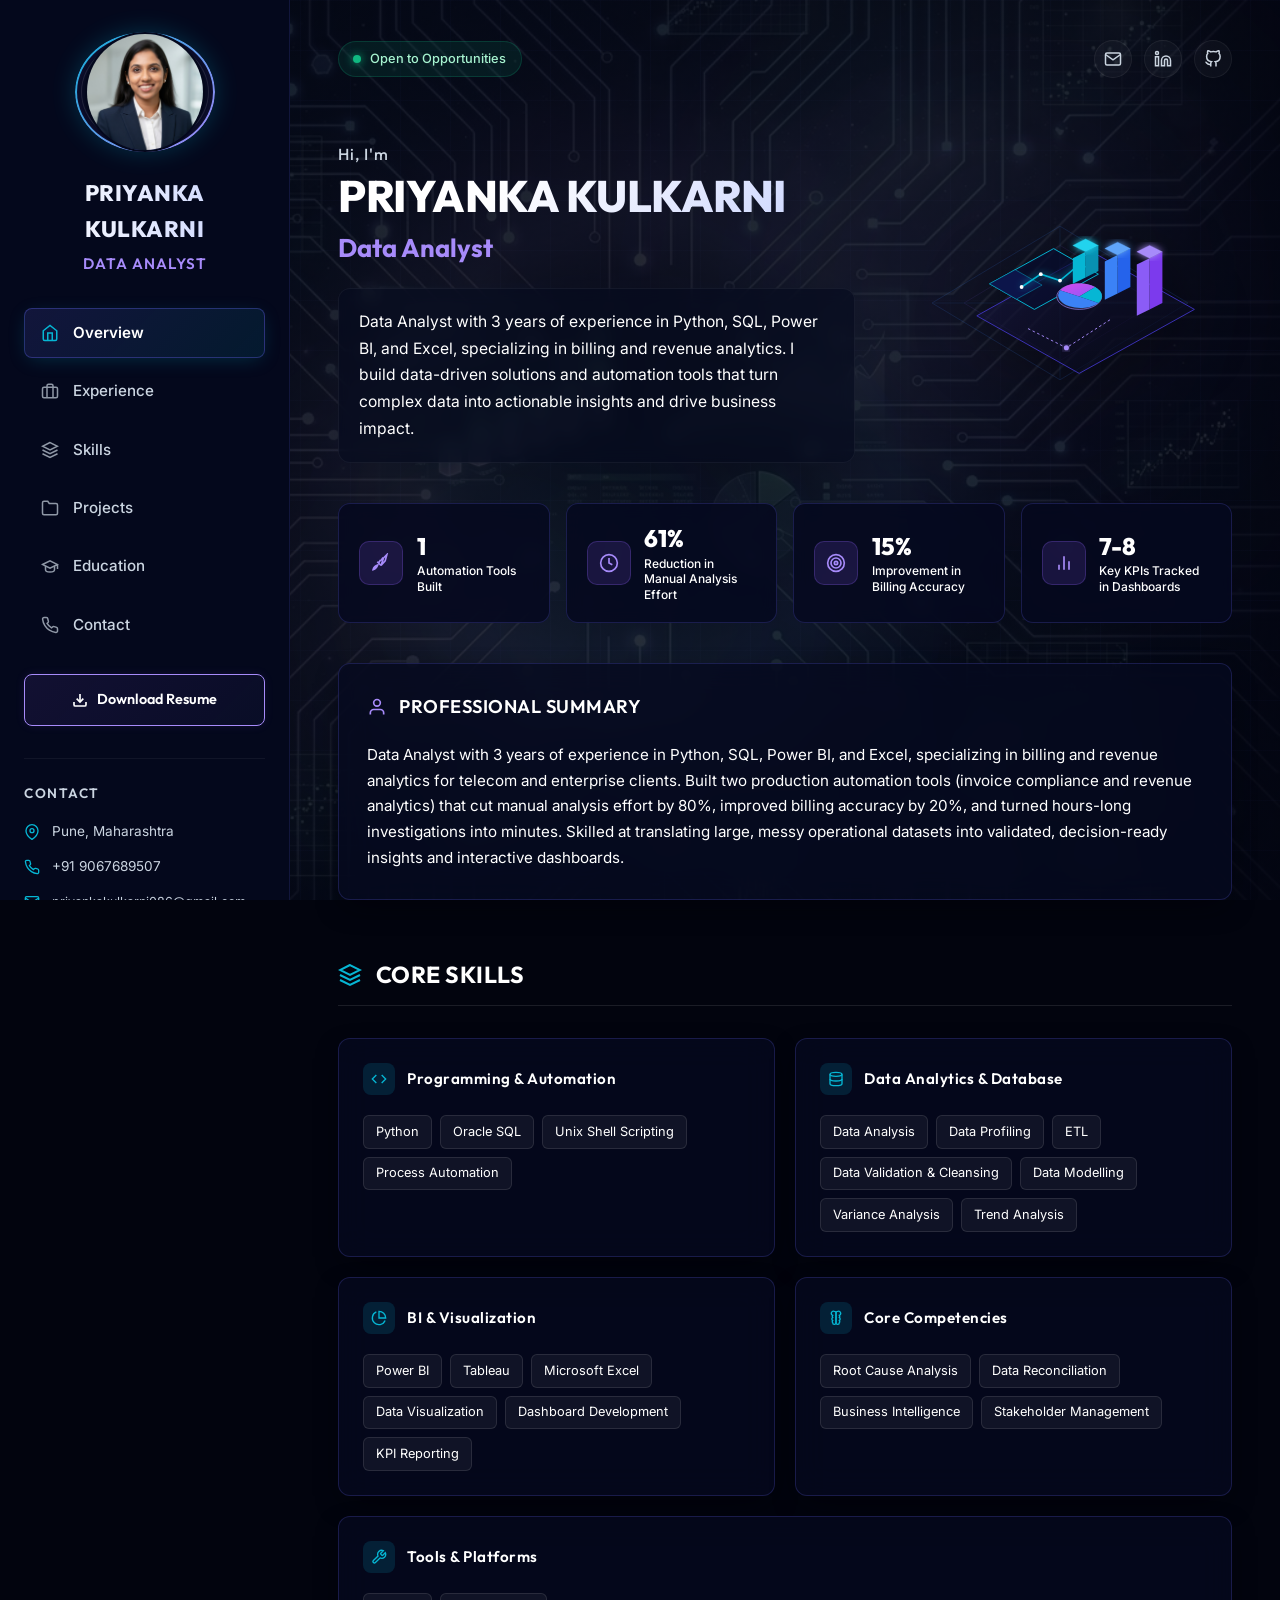
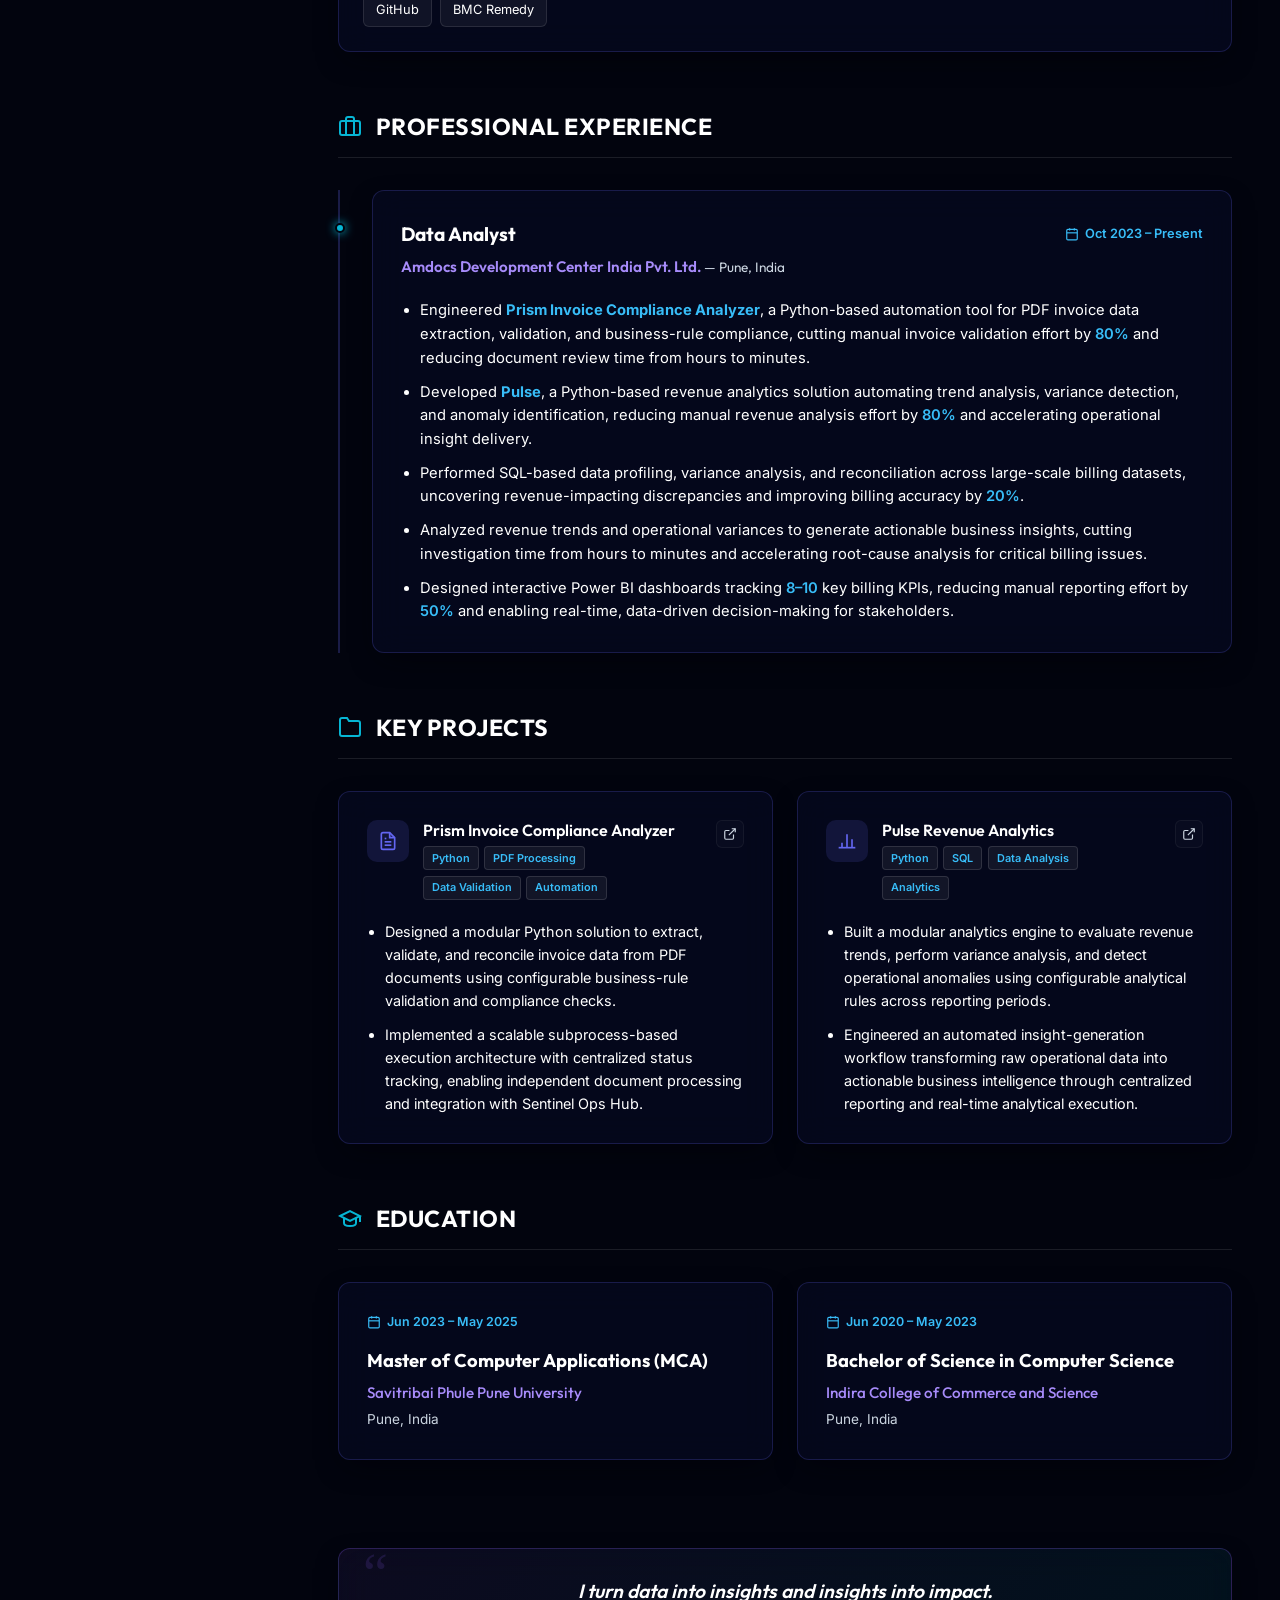
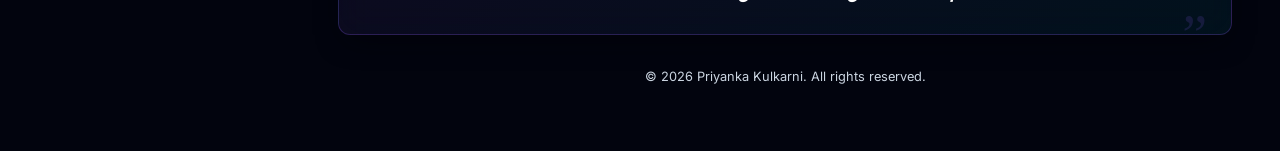
<file: index.html>
<!DOCTYPE html>
<html lang="en">

<head>
    <meta charset="UTF-8">
    <meta name="viewport" content="width=device-width, initial-scale=1.0">
    <meta name="description"
        content="Priyanka Kulkarni - Data Analyst Portfolio. 3 years of experience in Python, SQL, Power BI, and Excel specializing in billing and revenue analytics.">
    <title>Priyanka Kulkarni | Data Analyst Portfolio</title>

    <!-- Google Fonts -->
    <link rel="preconnect" href="https://fonts.googleapis.com">
    <link rel="preconnect" href="https://fonts.gstatic.com" crossorigin>
    <link
        href="https://fonts.googleapis.com/css2?family=Inter:wght@300;400;500;600&family=Outfit:wght@400;500;600;700;800&display=swap"
        rel="stylesheet">

    <!-- Link to Stylesheet -->
    <link rel="stylesheet" href="styles.css">
</head>

<body>
    <!-- Background Glowing Grid and Mesh Orbs -->
    <div class="bg-mesh">
        <div class="orb orb-1"></div>
        <div class="orb orb-2"></div>
        <div class="orb orb-3"></div>
        <div class="grid-lines"></div>
    </div>

    <!-- Mobile Top Navigation Header -->
    <header class="mobile-header">
        <div class="mobile-profile">
            <div class="mobile-avatar-glow">
                <img src="assets/profile.png" alt="Priyanka Kulkarni Profile" class="mobile-avatar-img">
            </div>
            <div class="mobile-title-block">
                <span class="mobile-name">Priyanka Kulkarni</span>
                <span class="mobile-role">Data Analyst</span>
            </div>
        </div>
        <div class="mobile-actions">
            <span class="status-badge-compact">
                <span class="pulse-dot"></span>
                Open to Opportunities
            </span>
            <button class="hamburger-btn" aria-label="Toggle Navigation Menu" id="hamburger-btn">
                <span class="hamburger-line line-1"></span>
                <span class="hamburger-line line-2"></span>
                <span class="hamburger-line line-3"></span>
            </button>
        </div>
    </header>

    <!-- Mobile Slide-out Drawer Navigation Overlay -->
    <div class="mobile-nav-drawer" id="mobile-nav-drawer">
        <nav class="drawer-nav">
            <ul>
                <li><a href="#overview" class="drawer-link active" data-target="overview">
                        <svg class="nav-icon" viewBox="0 0 24 24" fill="none" stroke="currentColor" stroke-width="2">
                            <path d="M3 9l9-7 9 7v11a2 2 0 0 1-2 2H5a2 2 0 0 1-2-2z" />
                            <polyline points="9 22 9 12 15 12 15 22" />
                        </svg>
                        Overview
                    </a></li>
                <li><a href="#experience" class="drawer-link" data-target="experience">
                        <svg class="nav-icon" viewBox="0 0 24 24" fill="none" stroke="currentColor" stroke-width="2">
                            <rect x="2" y="7" width="20" height="14" rx="2" ry="2" />
                            <path d="M16 21V5a2 2 0 0 0-2-2h-4a2 2 0 0 0-2 2v16" />
                        </svg>
                        Experience
                    </a></li>
                <li><a href="#skills" class="drawer-link" data-target="skills">
                        <svg class="nav-icon" viewBox="0 0 24 24" fill="none" stroke="currentColor" stroke-width="2">
                            <polygon points="12 2 2 7 12 12 22 7 12 2" />
                            <polyline points="2 17 12 22 22 17" />
                            <polyline points="2 12 12 17 22 12" />
                        </svg>
                        Skills
                    </a></li>
                <li><a href="#projects" class="drawer-link" data-target="projects">
                        <svg class="nav-icon" viewBox="0 0 24 24" fill="none" stroke="currentColor" stroke-width="2">
                            <path d="M22 19a2 2 0 0 1-2 2H4a2 2 0 0 1-2-2V5a2 2 0 0 1 2-2h5l2 3h9a2 2 0 0 1 2 2z" />
                        </svg>
                        Projects
                    </a></li>
                <li><a href="#education" class="drawer-link" data-target="education">
                        <svg class="nav-icon" viewBox="0 0 24 24" fill="none" stroke="currentColor" stroke-width="2">
                            <path d="M22 10v6M2 10l10-5 10 5-10 5z" />
                            <path d="M6 12v5c0 2 2 3 6 3s6-1 6-3v-5" />
                        </svg>
                        Education
                    </a></li>
                <li><a href="#contact" class="drawer-link" data-target="contact">
                        <svg class="nav-icon" viewBox="0 0 24 24" fill="none" stroke="currentColor" stroke-width="2">
                            <path
                                d="M22 16.92v3a2 2 0 0 1-2.18 2 19.79 19.79 0 0 1-8.63-3.07 19.5 19.5 0 0 1-6-6 19.79 19.79 0 0 1-3.07-8.67A2 2 0 0 1 4.11 2h3a2 2 0 0 1 2 1.72 12.84 12.84 0 0 0 .7 2.81 2 2 0 0 1-.45 2.11L8.09 9.91a16 16 0 0 0 6 6l1.27-1.27a2 2 0 0 1 2.11-.45 12.84 12.84 0 0 0 2.81.7A2 2 0 0 1 22 16.92z" />
                        </svg>
                        Contact
                    </a></li>
            </ul>
            <div class="drawer-footer">
                <a class="download-btn w-full" href="assets/Resume_Priyanka_Data_Analyst.pdf"
                    download="Resume_Priyanka_Data_Analyst.pdf">
                    <svg class="btn-icon" viewBox="0 0 24 24" fill="none" stroke="currentColor" stroke-width="2">
                        <path d="M21 15v4a2 2 0 0 1-2 2H5a2 2 0 0 1-2-2v-4" />
                        <polyline points="7 10 12 15 17 10" />
                        <line x1="12" y1="15" x2="12" y2="3" />
                    </svg>
                    Download Resume
                </a>
                <div class="drawer-contact-info">
                    <div class="drawer-contact-item">
                        <svg class="contact-icon" viewBox="0 0 24 24" fill="none" stroke="currentColor"
                            stroke-width="2">
                            <path d="M21 10c0 7-9 13-9 13s-9-6-9-13a9 9 0 0 1 18 0z" />
                            <circle cx="12" cy="10" r="3" />
                        </svg>
                        <span>Pune, Maharashtra</span>
                    </div>
                    <div class="drawer-contact-item">
                        <svg class="contact-icon" viewBox="0 0 24 24" fill="none" stroke="currentColor"
                            stroke-width="2">
                            <path
                                d="M22 16.92v3a2 2 0 0 1-2.18 2 19.79 19.79 0 0 1-8.63-3.07 19.5 19.5 0 0 1-6-6 19.79 19.79 0 0 1-3.07-8.67A2 2 0 0 1 4.11 2h3a2 2 0 0 1 2 1.72 12.84 12.84 0 0 0 .7 2.81 2 2 0 0 1-.45 2.11L8.09 9.91a16 16 0 0 0 6 6l1.27-1.27a2 2 0 0 1 2.11-.45 12.84 12.84 0 0 0 2.81.7A2 2 0 0 1 22 16.92z" />
                        </svg>
                        <span>+91 9067689507</span>
                    </div>
                    <div class="drawer-contact-item">
                        <svg class="contact-icon" viewBox="0 0 24 24" fill="none" stroke="currentColor"
                            stroke-width="2">
                            <path d="M4 4h16c1.1 0 2 .9 2 2v12c0 1.1-.9 2-2 2H4c-1.1 0-2-.9-2-2V6c0-1.1.9-2 2-2z" />
                            <polyline points="22,6 12,13 2,6" />
                        </svg>
                        <span>priyankakulkarni086@gmail.com</span>
                    </div>
                </div>
                <div class="drawer-socials">
                    <a href="https://www.linkedin.com/in/priyanka--kulkarni" target="_blank" aria-label="LinkedIn">
                        <svg viewBox="0 0 24 24" fill="none" stroke="currentColor" stroke-width="2">
                            <path d="M16 8a6 6 0 0 1 6 6v7h-4v-7a2 2 0 0 0-2-2 2 2 0 0 0-2 2v7h-4v-7a6 6 0 0 1 6-6z" />
                            <rect x="2" y="9" width="4" height="12" />
                            <circle cx="4" cy="4" r="2" />
                        </svg>
                    </a>
                    <a href="https://github.com/PriyankaK086/" target="_blank" aria-label="GitHub">
                        <svg viewBox="0 0 24 24" fill="none" stroke="currentColor" stroke-width="2">
                            <path
                                d="M9 19c-5 1.5-5-2.5-7-3m14 6v-3.87a3.37 3.37 0 0 0-.94-2.61c3.14-.35 6.44-1.54 6.44-7A5.44 5.44 0 0 0 20 4.77 5.07 5.07 0 0 0 19.91 1S18.73.65 16 2.48a13.38 13.38 0 0 0-7 0C6.27.65 5.09 1 5.09 1A5.07 5.07 0 0 0 5 4.77a5.44 5.44 0 0 0-1.5 3.78c0 5.42 3.3 6.61 6.44 7A3.37 3.37 0 0 0 9 18.13V22" />
                        </svg>
                    </a>
                    <a href="mailto:priyankakulkarni086@gmail.com" aria-label="Email">
                        <svg viewBox="0 0 24 24" fill="none" stroke="currentColor" stroke-width="2">
                            <path d="M4 4h16c1.1 0 2 .9 2 2v12c0 1.1-.9 2-2 2H4c-1.1 0-2-.9-2-2V6c0-1.1.9-2 2-2z" />
                            <polyline points="22,6 12,13 2,6" />
                        </svg>
                    </a>
                </div>
            </div>
        </nav>
    </div>

    <!-- Desktop Sidebar Navigation (Fixed on Left) -->
    <aside class="sidebar">
        <!-- Circular Avatar Container -->
        <div class="avatar-container">
            <div class="avatar-ring-outer"></div>
            <div class="avatar-ring-inner"></div>
            <div class="avatar-glow"></div>
            <img src="assets/profile.png" alt="Priyanka Kulkarni Profile" class="avatar-img">
        </div>

        <!-- Identity -->
        <div class="profile-info">
            <h1 class="profile-name">PRIYANKA KULKARNI</h1>
            <p class="profile-role">Data Analyst</p>
        </div>

        <!-- Sidebar Navigation Menu -->
        <nav class="sidebar-nav">
            <ul>
                <li><a href="#overview" class="nav-link active" data-target="overview">
                        <svg class="nav-icon" viewBox="0 0 24 24" fill="none" stroke="currentColor" stroke-width="2">
                            <path d="M3 9l9-7 9 7v11a2 2 0 0 1-2 2H5a2 2 0 0 1-2-2z" />
                            <polyline points="9 22 9 12 15 12 15 22" />
                        </svg>
                        <span>Overview</span>
                    </a></li>
                <li><a href="#experience" class="nav-link" data-target="experience">
                        <svg class="nav-icon" viewBox="0 0 24 24" fill="none" stroke="currentColor" stroke-width="2">
                            <rect x="2" y="7" width="20" height="14" rx="2" ry="2" />
                            <path d="M16 21V5a2 2 0 0 0-2-2h-4a2 2 0 0 0-2 2v16" />
                        </svg>
                        <span>Experience</span>
                    </a></li>
                <li><a href="#skills" class="nav-link" data-target="skills">
                        <svg class="nav-icon" viewBox="0 0 24 24" fill="none" stroke="currentColor" stroke-width="2">
                            <polygon points="12 2 2 7 12 12 22 7 12 2" />
                            <polyline points="2 17 12 22 22 17" />
                            <polyline points="2 12 12 17 22 12" />
                        </svg>
                        <span>Skills</span>
                    </a></li>
                <li><a href="#projects" class="nav-link" data-target="projects">
                        <svg class="nav-icon" viewBox="0 0 24 24" fill="none" stroke="currentColor" stroke-width="2">
                            <path d="M22 19a2 2 0 0 1-2 2H4a2 2 0 0 1-2-2V5a2 2 0 0 1 2-2h5l2 3h9a2 2 0 0 1 2 2z" />
                        </svg>
                        <span>Projects</span>
                    </a></li>
                <li><a href="#education" class="nav-link" data-target="education">
                        <svg class="nav-icon" viewBox="0 0 24 24" fill="none" stroke="currentColor" stroke-width="2">
                            <path d="M22 10v6M2 10l10-5 10 5-10 5z" />
                            <path d="M6 12v5c0 2 2 3 6 3s6-1 6-3v-5" />
                        </svg>
                        <span>Education</span>
                    </a></li>
                <li><a href="#contact" class="nav-link" data-target="contact">
                        <svg class="nav-icon" viewBox="0 0 24 24" fill="none" stroke="currentColor" stroke-width="2">
                            <path
                                d="M22 16.92v3a2 2 0 0 1-2.18 2 19.79 19.79 0 0 1-8.63-3.07 19.5 19.5 0 0 1-6-6 19.79 19.79 0 0 1-3.07-8.67A2 2 0 0 1 4.11 2h3a2 2 0 0 1 2 1.72 12.84 12.84 0 0 0 .7 2.81 2 2 0 0 1-.45 2.11L8.09 9.91a16 16 0 0 0 6 6l1.27-1.27a2 2 0 0 1 2.11-.45 12.84 12.84 0 0 0 2.81.7A2 2 0 0 1 22 16.92z" />
                        </svg>
                        <span>Contact</span>
                    </a></li>
            </ul>
        </nav>

        <!-- Action / Download -->
        <a class="download-btn" href="assets/Resume_Priyanka_Data_Analyst.pdf"
            download="Resume_Priyanka_Data_Analyst.pdf">
            <svg class="btn-icon" viewBox="0 0 24 24" fill="none" stroke="currentColor" stroke-width="2">
                <path d="M21 15v4a2 2 0 0 1-2 2H5a2 2 0 0 1-2-2v-4" />
                <polyline points="7 10 12 15 17 10" />
                <line x1="12" y1="15" x2="12" y2="3" />
            </svg>
            Download Resume
        </a>

        <!-- Contact Section in Sidebar -->
        <div class="sidebar-contact">
            <h3 class="contact-title">Contact</h3>
            <div class="contact-list">
                <div class="contact-item">
                    <svg class="contact-icon" viewBox="0 0 24 24" fill="none" stroke="currentColor" stroke-width="2">
                        <path d="M21 10c0 7-9 13-9 13s-9-6-9-13a9 9 0 0 1 18 0z" />
                        <circle cx="12" cy="10" r="3" />
                    </svg>
                    <span>Pune, Maharashtra</span>
                </div>
                <div class="contact-item">
                    <svg class="contact-icon" viewBox="0 0 24 24" fill="none" stroke="currentColor" stroke-width="2">
                        <path
                            d="M22 16.92v3a2 2 0 0 1-2.18 2 19.79 19.79 0 0 1-8.63-3.07 19.5 19.5 0 0 1-6-6 19.79 19.79 0 0 1-3.07-8.67A2 2 0 0 1 4.11 2h3a2 2 0 0 1 2 1.72 12.84 12.84 0 0 0 .7 2.81 2 2 0 0 1-.45 2.11L8.09 9.91a16 16 0 0 0 6 6l1.27-1.27a2 2 0 0 1 2.11-.45 12.84 12.84 0 0 0 2.81.7A2 2 0 0 1 22 16.92z" />
                    </svg>
                    <span>+91 9067689507</span>
                </div>
                <div class="contact-item">
                    <svg class="contact-icon" viewBox="0 0 24 24" fill="none" stroke="currentColor" stroke-width="2">
                        <path d="M4 4h16c1.1 0 2 .9 2 2v12c0 1.1-.9 2-2 2H4c-1.1 0-2-.9-2-2V6c0-1.1.9-2 2-2z" />
                        <polyline points="22,6 12,13 2,6" />
                    </svg>
                    <span class="email-text">priyankakulkarni086@gmail.com</span>
                </div>
            </div>
        </div>

        <!-- Sidebar Let's Connect -->
        <div class="sidebar-connect">
            <h3 class="connect-title">Let's Connect</h3>
            <p class="connect-subtitle">Open to exciting opportunities and collaborations!</p>
            <div class="connect-socials">
                <a href="https://www.linkedin.com/in/priyanka--kulkarni" target="_blank" aria-label="LinkedIn">
                    <svg viewBox="0 0 24 24" fill="none" stroke="currentColor" stroke-width="2">
                        <path d="M16 8a6 6 0 0 1 6 6v7h-4v-7a2 2 0 0 0-2-2 2 2 0 0 0-2 2v7h-4v-7a6 6 0 0 1 6-6z" />
                        <rect x="2" y="9" width="4" height="12" />
                        <circle cx="4" cy="4" r="2" />
                    </svg>
                </a>
                <a href="https://github.com/PriyankaK086/" target="_blank" aria-label="GitHub">
                    <svg viewBox="0 0 24 24" fill="none" stroke="currentColor" stroke-width="2">
                        <path
                            d="M9 19c-5 1.5-5-2.5-7-3m14 6v-3.87a3.37 3.37 0 0 0-.94-2.61c3.14-.35 6.44-1.54 6.44-7A5.44 5.44 0 0 0 20 4.77 5.07 5.07 0 0 0 19.91 1S18.73.65 16 2.48a13.38 13.38 0 0 0-7 0C6.27.65 5.09 1 5.09 1A5.07 5.07 0 0 0 5 4.77a5.44 5.44 0 0 0-1.5 3.78c0 5.42 3.3 6.61 6.44 7A3.37 3.37 0 0 0 9 18.13V22" />
                    </svg>
                </a>
                <a href="mailto:priyankakulkarni086@gmail.com" aria-label="Email">
                    <svg viewBox="0 0 24 24" fill="none" stroke="currentColor" stroke-width="2">
                        <path d="M4 4h16c1.1 0 2 .9 2 2v12c0 1.1-.9 2-2 2H4c-1.1 0-2-.9-2-2V6c0-1.1.9-2 2-2z" />
                        <polyline points="22,6 12,13 2,6" />
                    </svg>
                </a>
            </div>
        </div>
    </aside>

    <!-- Main Content Panel (Scrollable) -->
    <main class="main-content">
        <!-- Top Status Bar & Desktop Socials -->
        <div class="top-bar">
            <span class="status-badge">
                <span class="pulse-dot"></span>
                Open to Opportunities
            </span>
            <div class="desktop-socials">
                <a href="mailto:priyankakulkarni086@gmail.com" class="social-icon-btn" aria-label="Email">
                    <svg viewBox="0 0 24 24" fill="none" stroke="currentColor" stroke-width="2">
                        <path d="M4 4h16c1.1 0 2 .9 2 2v12c0 1.1-.9 2-2 2H4c-1.1 0-2-.9-2-2V6c0-1.1.9-2 2-2z" />
                        <polyline points="22,6 12,13 2,6" />
                    </svg>
                </a>
                <a href="https://www.linkedin.com/in/priyanka--kulkarni" class="social-icon-btn" target="_blank"
                    aria-label="LinkedIn">
                    <svg viewBox="0 0 24 24" fill="none" stroke="currentColor" stroke-width="2">
                        <path d="M16 8a6 6 0 0 1 6 6v7h-4v-7a2 2 0 0 0-2-2 2 2 0 0 0-2 2v7h-4v-7a6 6 0 0 1 6-6z" />
                        <rect x="2" y="9" width="4" height="12" />
                        <circle cx="4" cy="4" r="2" />
                    </svg>
                </a>
                <a href="https://github.com/PriyankaK086/" class="social-icon-btn" target="_blank" aria-label="GitHub">
                    <svg viewBox="0 0 24 24" fill="none" stroke="currentColor" stroke-width="2">
                        <path
                            d="M9 19c-5 1.5-5-2.5-7-3m14 6v-3.87a3.37 3.37 0 0 0-.94-2.61c3.14-.35 6.44-1.54 6.44-7A5.44 5.44 0 0 0 20 4.77 5.07 5.07 0 0 0 19.91 1S18.73.65 16 2.48a13.38 13.38 0 0 0-7 0C6.27.65 5.09 1 5.09 1A5.07 5.07 0 0 0 5 4.77a5.44 5.44 0 0 0-1.5 3.78c0 5.42 3.3 6.61 6.44 7A3.37 3.37 0 0 0 9 18.13V22" />
                    </svg>
                </a>
            </div>
        </div>

        <!-- Section: Overview -->
        <section id="overview" class="section-container active-section">
            <div class="intro-grid">
                <div class="intro-text">
                    <span class="greeting">Hi, I'm</span>
                    <h2 class="name-display">PRIYANKA KULKARNI</h2>
                    <h3 class="role-display">Data Analyst</h3>
                    <p class="intro-description">
                        Data Analyst with 3 years of experience in Python, SQL, Power BI, and Excel, specializing in
                        billing and revenue analytics. I build data-driven solutions and automation tools that turn
                        complex data into actionable insights and drive business impact.
                    </p>
                </div>
                <!-- Isometric Dashboard SVG Graphic (Exact replica of original theme) -->
                <div class="intro-illustration">
                    <svg viewBox="0 0 500 400" fill="none" xmlns="http://www.w3.org/2000/svg" class="isometric-svg">
                        <!-- Definitions for gradients/glow filters -->
                        <defs>
                            <linearGradient id="cyan-gradient" x1="0%" y1="0%" x2="100%" y2="100%">
                                <stop offset="0%" stop-color="#06b6d4" />
                                <stop offset="100%" stop-color="#3b82f6" />
                            </linearGradient>
                            <linearGradient id="purple-gradient" x1="0%" y1="0%" x2="100%" y2="100%">
                                <stop offset="0%" stop-color="#d946ef" />
                                <stop offset="100%" stop-color="#8b5cf6" />
                            </linearGradient>
                            <linearGradient id="card-grad" x1="0%" y1="0%" x2="100%" y2="100%">
                                <stop offset="0%" stop-color="#1e1b4b" stop-opacity="0.6" />
                                <stop offset="100%" stop-color="#030712" stop-opacity="0.8" />
                            </linearGradient>
                            <filter id="neon-glow" x="-20%" y="-20%" width="140%" height="140%">
                                <feGaussianBlur stdDeviation="6" result="blur" />
                                <feComposite in="SourceGraphic" in2="blur" operator="over" />
                            </filter>
                        </defs>

                        <!-- Ground isometric grid lines (subtle) -->
                        <g opacity="0.15">
                            <path d="M 50,200 L 250,80 L 450,200 L 250,320 Z" stroke="#3b82f6" stroke-width="1.5" />
                            <path d="M 100,200 L 250,110 L 400,200 L 250,290 Z" stroke="#8b5cf6" stroke-width="1" />
                            <line x1="250" y1="80" x2="250" y2="320" stroke="#3b82f6" stroke-width="1" />
                            <line x1="50" y1="200" x2="450" y2="200" stroke="#3b82f6" stroke-width="1" />
                        </g>

                        <!-- Main Isometric Base Card -->
                        <polygon points="120,220 300,120 460,210 280,310" fill="url(#card-grad)" stroke="#4338ca"
                            stroke-width="1.5" opacity="0.9" />

                        <!-- Floating Glassmorphic Panel 1 (Left Side) -->
                        <g transform="translate(-10, -20)">
                            <!-- Top Surface -->
                            <polygon points="150,190 250,135 320,175 220,230" fill="#080e30" fill-opacity="0.7"
                                stroke="#06b6d4" stroke-width="1.5" />
                            <!-- Sidebar inside Panel -->
                            <polygon points="150,190 190,168 232,192 192,214" fill="#0c154a" stroke="#06b6d4"
                                stroke-width="0.7" />
                            <!-- Chart Line on Panel -->
                            <path d="M 200,195 L 230,175 L 260,185 L 290,160" stroke="#06b6d4" stroke-width="2.5"
                                fill="none" filter="url(#neon-glow)" />
                            <!-- Dots on Chart -->
                            <circle cx="200" cy="195" r="3" fill="#ffffff" />
                            <circle cx="230" cy="175" r="3" fill="#ffffff" />
                            <circle cx="260" cy="185" r="3" fill="#ffffff" />
                            <circle cx="290" cy="160" r="3" fill="#ffffff" />
                        </g>

                        <!-- Floating Pie Chart Circle (Center) -->
                        <g transform="translate(130, -30)">
                            <!-- Isometric Circle / Cylinder Base -->
                            <ellipse cx="150" cy="220" rx="35" ry="20" fill="#1e1e38" stroke="#a78bfa"
                                stroke-width="1" />
                            <!-- 3D Pie Segments -->
                            <path d="M 150,220 L 120,210 A 35 20 0 0 1 175,205 Z" fill="url(#purple-gradient)" />
                            <path d="M 150,220 L 175,205 A 35 20 0 0 1 180,230 Z" fill="#06b6d4" />
                            <path d="M 150,220 L 180,230 A 35 20 0 0 1 120,210 Z" fill="#3b82f6" />
                        </g>

                        <!-- 3D Glowing Bars (Right Side) -->
                        <!-- Bar 1 (Short, Cyan) -->
                        <g transform="translate(290, 160)">
                            <!-- Back Wall -->
                            <polygon points="0,0 20,-10 20,-50 0,-40" fill="#0891b2" />
                            <!-- Front Wall -->
                            <polygon points="0,0 -20,10 -20,-30 0,-40" fill="#06b6d4" />
                            <!-- Top Wall -->
                            <polygon points="0,-40 20,-50 0,-60 -20,-50" fill="#22d3ee" stroke="#22d3ee"
                                stroke-width="0.5" filter="url(#neon-glow)" />
                        </g>
                        <!-- Bar 2 (Medium, Blue) -->
                        <g transform="translate(340, 185)">
                            <polygon points="0,0 20,-10 20,-70 0,-60" fill="#2563eb" />
                            <polygon points="0,0 -20,10 -20,-50 0,-60" fill="#3b82f6" />
                            <polygon points="0,-60 20,-70 0,-80 -20,-70" fill="#60a5fa" stroke="#60a5fa"
                                stroke-width="0.5" filter="url(#neon-glow)" />
                        </g>
                        <!-- Bar 3 (Tall, Purple) -->
                        <g transform="translate(390, 210)">
                            <polygon points="0,0 20,-10 20,-90 0,-80" fill="#7c3aed" />
                            <polygon points="0,0 -20,10 -20,-70 0,-80" fill="#8b5cf6" />
                            <polygon points="0,-80 20,-90 0,-100 -20,-90" fill="#a78bfa" stroke="#a78bfa"
                                stroke-width="0.5" filter="url(#neon-glow)" />
                        </g>

                        <!-- Glowing Connection Node lines -->
                        <path d="M 200,240 L 260,270 L 330,225" stroke="#a78bfa" stroke-width="1.5" fill="none"
                            stroke-dasharray="4, 4" />
                        <circle cx="260" cy="270" r="4" fill="#a78bfa" filter="url(#neon-glow)" />
                    </svg>
                </div>
            </div>

            <!-- KPI Cards Grid -->
            <div class="kpi-grid">
                <!-- KPI 1 -->
                <div class="kpi-card" data-val="2">
                    <div class="kpi-icon-wrap">
                        <svg class="kpi-icon" viewBox="0 0 24 24" fill="none" stroke="currentColor" stroke-width="2">
                            <path d="M4.5 16.5c-1.5 1.26-2 3.4-2 3.4s2.14-.5 3.4-2c1.2-1.42 2-3.4 2-3.4s-2 .8-3.4 2z" />
                            <path d="M12 15l-3-3m0 0l-1.5-1.5M9 12l2.5-3.5M12 9l2.5-3.5M15 6l4-4-2 7.5L12 15z" />
                        </svg>
                    </div>
                    <div class="kpi-content">
                        <span class="kpi-number"><span class="counter">0</span></span>
                        <span class="kpi-label">Automation Tools Built</span>
                    </div>
                </div>

                <!-- KPI 2 -->
                <div class="kpi-card" data-val="80">
                    <div class="kpi-icon-wrap">
                        <svg class="kpi-icon" viewBox="0 0 24 24" fill="none" stroke="currentColor" stroke-width="2">
                            <circle cx="12" cy="12" r="10" />
                            <polyline points="12 6 12 12 16 14" />
                        </svg>
                    </div>
                    <div class="kpi-content">
                        <span class="kpi-number"><span class="counter">0</span>%</span>
                        <span class="kpi-label">Reduction in Manual Analysis Effort</span>
                    </div>
                </div>

                <!-- KPI 3 -->
                <div class="kpi-card" data-val="20">
                    <div class="kpi-icon-wrap">
                        <svg class="kpi-icon" viewBox="0 0 24 24" fill="none" stroke="currentColor" stroke-width="2">
                            <circle cx="12" cy="12" r="10" />
                            <circle cx="12" cy="12" r="6" />
                            <circle cx="12" cy="12" r="2" />
                        </svg>
                    </div>
                    <div class="kpi-content">
                        <span class="kpi-number"><span class="counter">0</span>%</span>
                        <span class="kpi-label">Improvement in Billing Accuracy</span>
                    </div>
                </div>

                <!-- KPI 4 -->
                <div class="kpi-card" data-val="8-10">
                    <div class="kpi-icon-wrap">
                        <svg class="kpi-icon" viewBox="0 0 24 24" fill="none" stroke="currentColor" stroke-width="2">
                            <line x1="18" y1="20" x2="18" y2="10" />
                            <line x1="12" y1="20" x2="12" y2="4" />
                            <line x1="6" y1="20" x2="6" y2="14" />
                        </svg>
                    </div>
                    <div class="kpi-content">
                        <span class="kpi-number"><span class="counter">0</span>-<span
                                class="counter-secondary">0</span></span>
                        <span class="kpi-label">Key KPIs Tracked in Dashboards</span>
                    </div>
                </div>
            </div>

            <!-- Professional Summary Card -->
            <div class="summary-card card-glow">
                <div class="card-header">
                    <svg class="section-title-icon" viewBox="0 0 24 24" fill="none" stroke="currentColor"
                        stroke-width="2">
                        <path d="M20 21v-2a4 4 0 0 0-4-4H8a4 4 0 0 0-4 4v2" />
                        <circle cx="12" cy="7" r="4" />
                    </svg>
                    <h3 class="card-title">Professional Summary</h3>
                </div>
                <div class="card-body">
                    <p>
                        Data Analyst with 3 years of experience in Python, SQL, Power BI, and Excel, specializing in
                        billing and revenue analytics for telecom and enterprise clients. Built two production
                        automation tools (invoice compliance and revenue analytics) that cut manual analysis effort by
                        80%, improved billing accuracy by 20%, and turned hours-long investigations into minutes.
                        Skilled at translating large, messy operational datasets into validated, decision-ready insights
                        and interactive dashboards.
                    </p>
                </div>
            </div>
        </section>

        <!-- Section: Skills -->
        <section id="skills" class="section-container">
            <div class="section-heading-block">
                <svg class="section-heading-icon" viewBox="0 0 24 24" fill="none" stroke="currentColor"
                    stroke-width="2">
                    <polygon points="12 2 2 7 12 12 22 7 12 2" />
                    <polyline points="2 17 12 22 22 17" />
                    <polyline points="2 12 12 17 22 12" />
                </svg>
                <h2 class="section-title">Core Skills</h2>
            </div>

            <div class="skills-grid">
                <!-- Programming & Automation -->
                <div class="skill-card card-glow">
                    <div class="skill-header">
                        <div class="skill-icon-box">
                            <svg viewBox="0 0 24 24" fill="none" stroke="currentColor" stroke-width="2">
                                <polyline points="16 18 22 12 16 6" />
                                <polyline points="8 6 2 12 8 18" />
                            </svg>
                        </div>
                        <h3 class="skill-title">Programming & Automation</h3>
                    </div>
                    <div class="skill-tags">
                        <span class="skill-tag">Python</span>
                        <span class="skill-tag">Oracle SQL</span>
                        <span class="skill-tag">Unix Shell Scripting</span>
                        <span class="skill-tag">Process Automation</span>
                    </div>
                </div>

                <!-- Data Analytics & Database -->
                <div class="skill-card card-glow">
                    <div class="skill-header">
                        <div class="skill-icon-box">
                            <svg viewBox="0 0 24 24" fill="none" stroke="currentColor" stroke-width="2">
                                <ellipse cx="12" cy="5" rx="9" ry="3" />
                                <path d="M3 5v14c0 1.66 4 3 9 3s9-1.34 9-3V5" />
                                <path d="M3 12c0 1.66 4 3 9 3s9-1.34 9-3" />
                            </svg>
                        </div>
                        <h3 class="skill-title">Data Analytics & Database</h3>
                    </div>
                    <div class="skill-tags">
                        <span class="skill-tag">Data Analysis</span>
                        <span class="skill-tag">Data Profiling</span>
                        <span class="skill-tag">ETL</span>
                        <span class="skill-tag">Data Validation & Cleansing</span>
                        <span class="skill-tag">Data Modelling</span>
                        <span class="skill-tag">Variance Analysis</span>
                        <span class="skill-tag">Trend Analysis</span>
                    </div>
                </div>

                <!-- BI & Visualization -->
                <div class="skill-card card-glow">
                    <div class="skill-header">
                        <div class="skill-icon-box">
                            <svg viewBox="0 0 24 24" fill="none" stroke="currentColor" stroke-width="2">
                                <path d="M21.21 15.89A10 10 0 1 1 8 2.83" />
                                <path d="M22 12A10 10 0 0 0 12 2v10z" />
                            </svg>
                        </div>
                        <h3 class="skill-title">BI & Visualization</h3>
                    </div>
                    <div class="skill-tags">
                        <span class="skill-tag">Power BI</span>
                        <span class="skill-tag">Tableau</span>
                        <span class="skill-tag">Microsoft Excel</span>
                        <span class="skill-tag">Data Visualization</span>
                        <span class="skill-tag">Dashboard Development</span>
                        <span class="skill-tag">KPI Reporting</span>
                    </div>
                </div>

                <!-- Core Competencies -->
                <div class="skill-card card-glow">
                    <div class="skill-header">
                        <div class="skill-icon-box">
                            <svg viewBox="0 0 24 24" fill="none" stroke="currentColor" stroke-width="2">
                                <path
                                    d="M9.5 2A2.5 2.5 0 0 1 12 4.5v15a2.5 2.5 0 0 1-4.96-.44 2.5 2.5 0 0 1 0-3.12 3 3 0 0 1 0-4.88 2.5 2.5 0 0 1 0-3.12A2.5 2.5 0 0 1 9.5 2z" />
                                <path
                                    d="M14.5 2A2.5 2.5 0 0 0 12 4.5v15a2.5 2.5 0 0 0 4.96-.44 2.5 2.5 0 0 0 0-3.12 3 3 0 0 0 0-4.88 2.5 2.5 0 0 0 0-3.12A2.5 2.5 0 0 0 14.5 2z" />
                            </svg>
                        </div>
                        <h3 class="skill-title">Core Competencies</h3>
                    </div>
                    <div class="skill-tags">
                        <span class="skill-tag">Root Cause Analysis</span>
                        <span class="skill-tag">Data Reconciliation</span>
                        <span class="skill-tag">Business Intelligence</span>
                        <span class="skill-tag">Stakeholder Management</span>
                    </div>
                </div>

                <!-- Tools & Platforms -->
                <div class="skill-card card-glow">
                    <div class="skill-header">
                        <div class="skill-icon-box">
                            <svg viewBox="0 0 24 24" fill="none" stroke="currentColor" stroke-width="2">
                                <path
                                    d="M14.7 6.3a1 1 0 0 0 0 1.4l1.6 1.6a1 1 0 0 0 1.4 0l3.77-3.77a6 6 0 0 1-7.94 7.94l-6.91 6.91a2.12 2.12 0 0 1-3-3l6.91-6.91a6 6 0 0 1 7.94-7.94l-3.76 3.76z" />
                            </svg>
                        </div>
                        <h3 class="skill-title">Tools & Platforms</h3>
                    </div>
                    <div class="skill-tags">
                        <span class="skill-tag">GitHub</span>
                        <span class="skill-tag">BMC Remedy</span>
                    </div>
                </div>
            </div>
        </section>

        <!-- Section: Experience -->
        <section id="experience" class="section-container">
            <div class="section-heading-block">
                <svg class="section-heading-icon" viewBox="0 0 24 24" fill="none" stroke="currentColor"
                    stroke-width="2">
                    <rect x="2" y="7" width="20" height="14" rx="2" ry="2" />
                    <path d="M16 21V5a2 2 0 0 0-2-2h-4a2 2 0 0 0-2 2v16" />
                </svg>
                <h2 class="section-title">Professional Experience</h2>
            </div>

            <div class="experience-timeline">
                <!-- Experience Item -->
                <div class="timeline-item card-glow">
                    <div class="timeline-dot"></div>
                    <div class="timeline-header">
                        <div class="timeline-title-row">
                            <h3 class="timeline-role">Data Analyst</h3>
                            <span class="timeline-date">
                                <svg class="inline-icon" viewBox="0 0 24 24" fill="none" stroke="currentColor"
                                    stroke-width="2">
                                    <rect x="3" y="4" width="18" height="18" rx="2" ry="2" />
                                    <line x1="16" y1="2" x2="16" y2="6" />
                                    <line x1="8" y1="2" x2="8" y2="6" />
                                    <line x1="3" y1="10" x2="21" y2="10" />
                                </svg>
                                Oct 2023 – Present
                            </span>
                        </div>
                        <h4 class="timeline-company">Amdocs Development Center India Pvt. Ltd. <span
                                class="timeline-location">— Pune, India</span></h4>
                    </div>
                    <div class="timeline-body">
                        <ul>
                            <li>Engineered <strong>Prism Invoice Compliance Analyzer</strong>, a Python-based automation
                                tool for PDF invoice data extraction, validation, and business-rule compliance, cutting
                                manual invoice validation effort by <span class="text-highlight">80%</span> and reducing
                                document review time from hours to minutes.</li>
                            <li>Developed <strong>Pulse</strong>, a Python-based revenue analytics solution automating
                                trend analysis, variance detection, and anomaly identification, reducing manual revenue
                                analysis effort by <span class="text-highlight">80%</span> and accelerating operational
                                insight delivery.</li>
                            <li>Performed SQL-based data profiling, variance analysis, and reconciliation across
                                large-scale billing datasets, uncovering revenue-impacting discrepancies and improving
                                billing accuracy by <span class="text-highlight">20%</span>.</li>
                            <li>Analyzed revenue trends and operational variances to generate actionable business
                                insights, cutting investigation time from hours to minutes and accelerating root-cause
                                analysis for critical billing issues.</li>
                            <li>Designed interactive Power BI dashboards tracking <span
                                    class="text-highlight">8–10</span> key billing KPIs, reducing manual reporting
                                effort by <span class="text-highlight">50%</span> and enabling real-time, data-driven
                                decision-making for stakeholders.</li>
                        </ul>
                    </div>
                </div>
            </div>
        </section>

        <!-- Section: Projects -->
        <section id="projects" class="section-container">
            <div class="section-heading-block">
                <svg class="section-heading-icon" viewBox="0 0 24 24" fill="none" stroke="currentColor"
                    stroke-width="2">
                    <path d="M22 19a2 2 0 0 1-2 2H4a2 2 0 0 1-2-2V5a2 2 0 0 1 2-2h5l2 3h9a2 2 0 0 1 2 2z" />
                </svg>
                <h2 class="section-title">Key Projects</h2>
            </div>

            <div class="projects-grid">
                <!-- Project 1 -->
                <div class="project-card card-glow">
                    <div class="project-header">
                        <div class="project-icon-box">
                            <svg viewBox="0 0 24 24" fill="none" stroke="currentColor" stroke-width="2">
                                <path d="M14 2H6a2 2 0 0 0-2 2v16a2 2 0 0 0 2 2h12a2 2 0 0 0 2-2V8z" />
                                <polyline points="14 2 14 8 20 8" />
                                <line x1="16" y1="13" x2="8" y2="13" />
                                <line x1="16" y1="17" x2="8" y2="17" />
                                <polyline points="10 9 9 9 8 9" />
                            </svg>
                        </div>
                        <div class="project-title-area">
                            <h3 class="project-name">Prism Invoice Compliance Analyzer</h3>
                            <div class="project-tags">
                                <span class="project-tag">Python</span>
                                <span class="project-tag">PDF Processing</span>
                                <span class="project-tag">Data Validation</span>
                                <span class="project-tag">Automation</span>
                            </div>
                        </div>
                        <a href="https://github.com/PriyankaK086/" target="_blank" class="project-link-btn"
                            aria-label="View Project Source">
                            <svg viewBox="0 0 24 24" fill="none" stroke="currentColor" stroke-width="2">
                                <path d="M18 13v6a2 2 0 0 1-2 2H5a2 2 0 0 1-2-2V8a2 2 0 0 1 2-2h6" />
                                <polyline points="15 3 21 3 21 9" />
                                <line x1="10" y1="14" x2="21" y2="3" />
                            </svg>
                        </a>
                    </div>
                    <div class="project-body">
                        <ul>
                            <li>Designed a modular Python solution to extract, validate, and reconcile invoice data from
                                PDF documents using configurable business-rule validation and compliance checks.</li>
                            <li>Implemented a scalable subprocess-based execution architecture with centralized status
                                tracking, enabling independent document processing and integration with Sentinel Ops
                                Hub.</li>
                        </ul>
                    </div>
                </div>

                <!-- Project 2 -->
                <div class="project-card card-glow">
                    <div class="project-header">
                        <div class="project-icon-box">
                            <svg viewBox="0 0 24 24" fill="none" stroke="currentColor" stroke-width="2">
                                <line x1="18" y1="20" x2="18" y2="10" />
                                <line x1="12" y1="20" x2="12" y2="4" />
                                <line x1="6" y1="20" x2="6" y2="14" />
                                <line x1="2" y1="20" x2="22" y2="20" />
                            </svg>
                        </div>
                        <div class="project-title-area">
                            <h3 class="project-name">Pulse Revenue Analytics</h3>
                            <div class="project-tags">
                                <span class="project-tag">Python</span>
                                <span class="project-tag">SQL</span>
                                <span class="project-tag">Data Analysis</span>
                                <span class="project-tag">Analytics</span>
                            </div>
                        </div>
                        <a href="https://github.com/PriyankaK086/" target="_blank" class="project-link-btn"
                            aria-label="View Project Source">
                            <svg viewBox="0 0 24 24" fill="none" stroke="currentColor" stroke-width="2">
                                <path d="M18 13v6a2 2 0 0 1-2 2H5a2 2 0 0 1-2-2V8a2 2 0 0 1 2-2h6" />
                                <polyline points="15 3 21 3 21 9" />
                                <line x1="10" y1="14" x2="21" y2="3" />
                            </svg>
                        </a>
                    </div>
                    <div class="project-body">
                        <ul>
                            <li>Built a modular analytics engine to evaluate revenue trends, perform variance analysis,
                                and detect operational anomalies using configurable analytical rules across reporting
                                periods.</li>
                            <li>Engineered an automated insight-generation workflow transforming raw operational data
                                into actionable business intelligence through centralized reporting and real-time
                                analytical execution.</li>
                        </ul>
                    </div>
                </div>
            </div>
        </section>

        <!-- Section: Education -->
        <section id="education" class="section-container">
            <div class="section-heading-block">
                <svg class="section-heading-icon" viewBox="0 0 24 24" fill="none" stroke="currentColor"
                    stroke-width="2">
                    <path d="M22 10v6M2 10l10-5 10 5-10 5z" />
                    <path d="M6 12v5c0 2 2 3 6 3s6-1 6-3v-5" />
                </svg>
                <h2 class="section-title">Education</h2>
            </div>

            <div class="education-grid">
                <!-- Education Item 1 -->
                <div class="education-card card-glow">
                    <div class="edu-date">
                        <svg class="inline-icon" viewBox="0 0 24 24" fill="none" stroke="currentColor" stroke-width="2">
                            <rect x="3" y="4" width="18" height="18" rx="2" ry="2" />
                            <line x1="16" y1="2" x2="16" y2="6" />
                            <line x1="8" y1="2" x2="8" y2="6" />
                            <line x1="3" y1="10" x2="21" y2="10" />
                        </svg>
                        Jun 2023 – May 2025
                    </div>
                    <h3 class="edu-degree">Master of Computer Applications (MCA)</h3>
                    <h4 class="edu-school">Savitribai Phule Pune University</h4>
                    <p class="edu-location">Pune, India</p>
                </div>

                <!-- Education Item 2 -->
                <div class="education-card card-glow">
                    <div class="edu-date">
                        <svg class="inline-icon" viewBox="0 0 24 24" fill="none" stroke="currentColor" stroke-width="2">
                            <rect x="3" y="4" width="18" height="18" rx="2" ry="2" />
                            <line x1="16" y1="2" x2="16" y2="6" />
                            <line x1="8" y1="2" x2="8" y2="6" />
                            <line x1="3" y1="10" x2="21" y2="10" />
                        </svg>
                        Jun 2020 – May 2023
                    </div>
                    <h3 class="edu-degree">Bachelor of Science in Computer Science</h3>
                    <h4 class="edu-school">Indira College of Commerce and Science</h4>
                    <p class="edu-location">Pune, India</p>
                </div>
            </div>
        </section>

        <!-- Dynamic Visual Quote Footer Block -->
        <footer class="portfolio-footer">
            <div class="quote-container card-glow">
                <span class="quote-mark quote-start">“</span>
                <p class="quote-text">I turn data into insights and insights into impact.</p>
                <span class="quote-mark quote-end">”</span>
            </div>
            <div class="copyright">
                <p>&copy; 2026 Priyanka Kulkarni. All rights reserved.</p>
            </div>
        </footer>
    </main>

    <!-- Script Import -->
    <script src="app.js"></script>
</body>

</html>
</file>
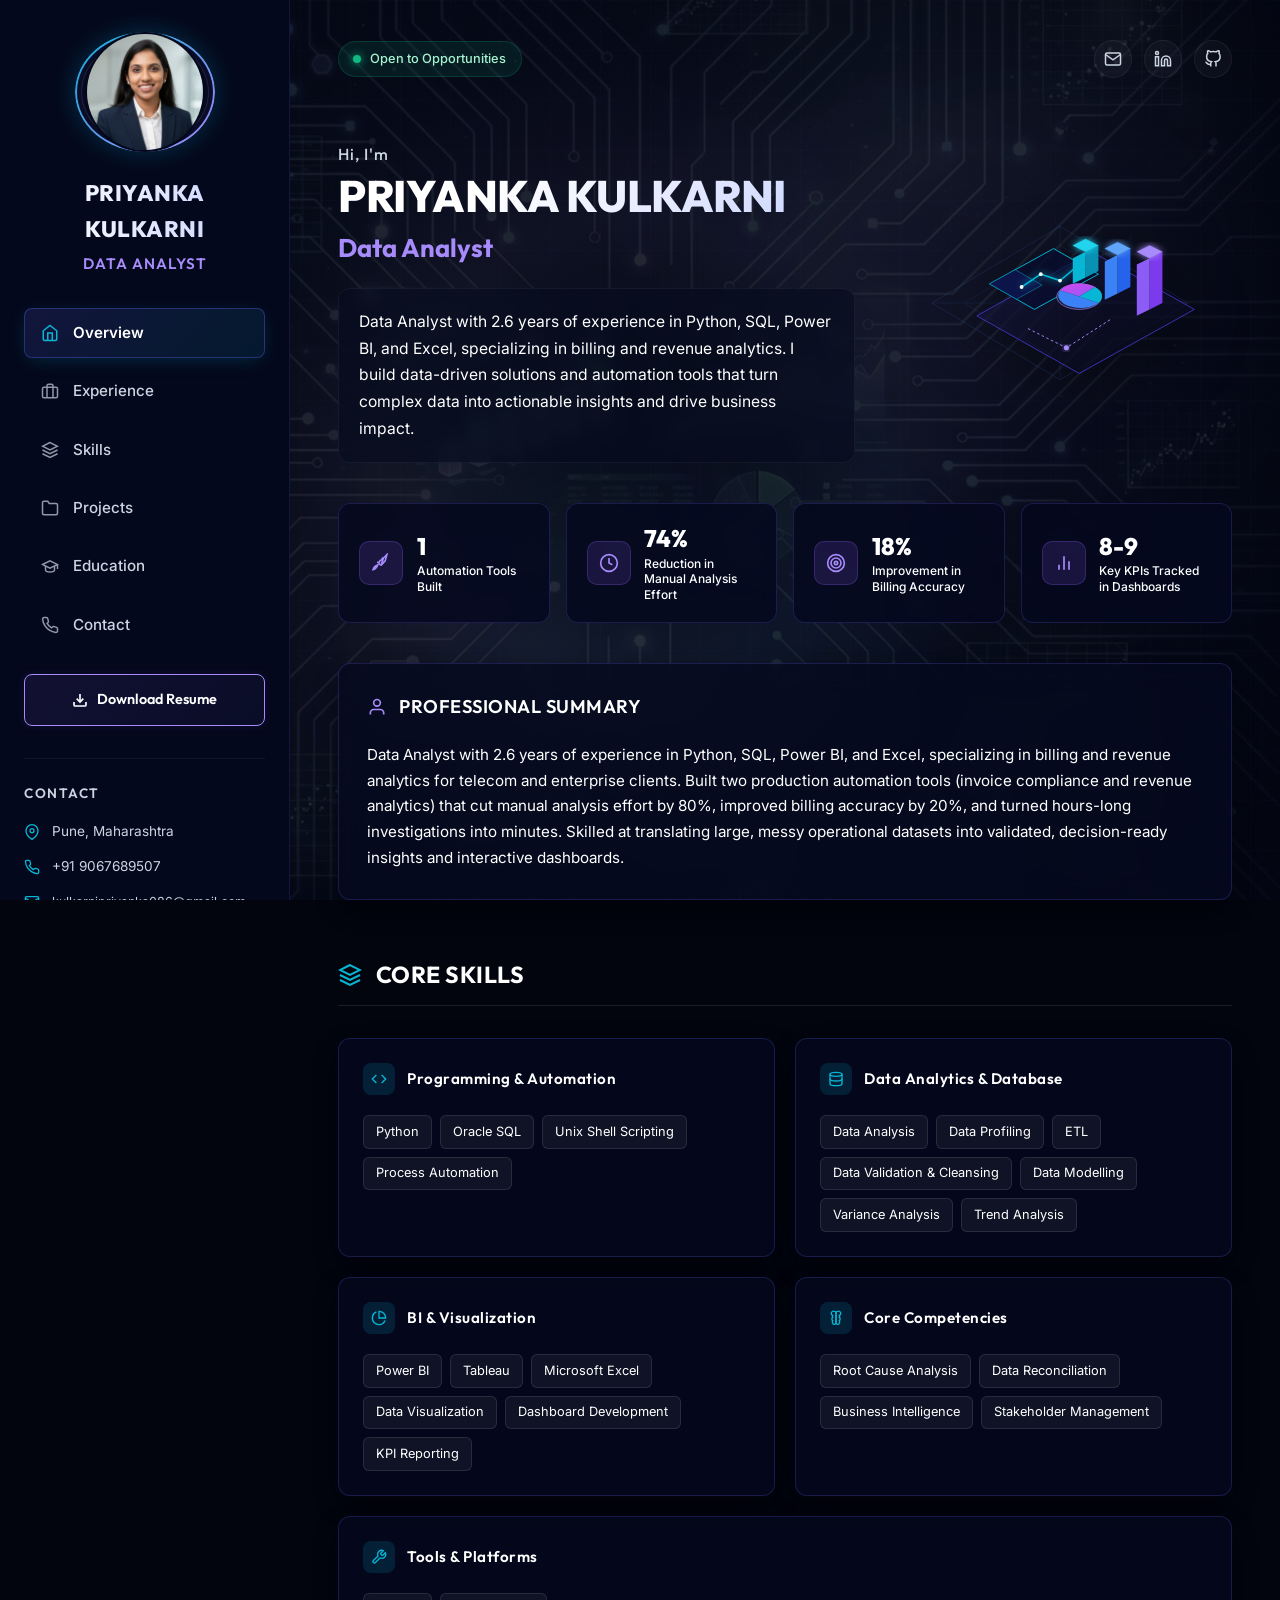
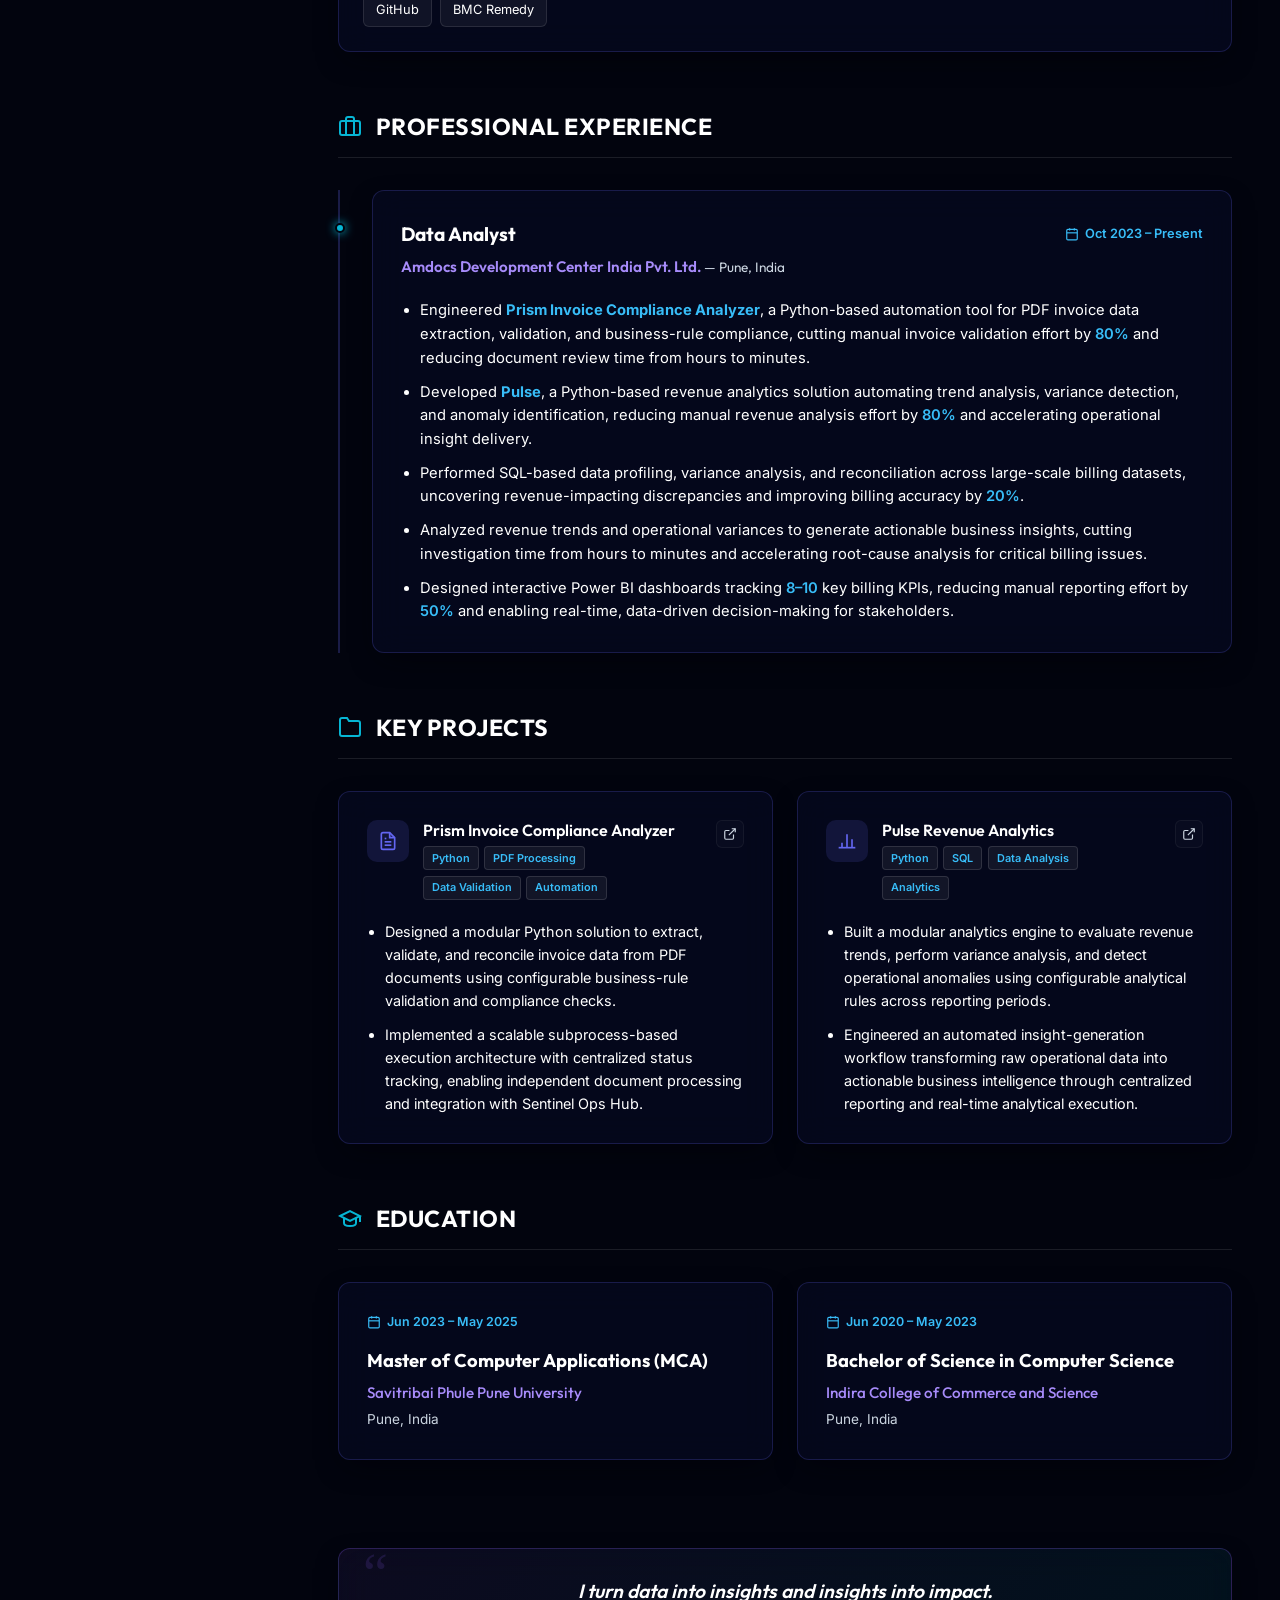
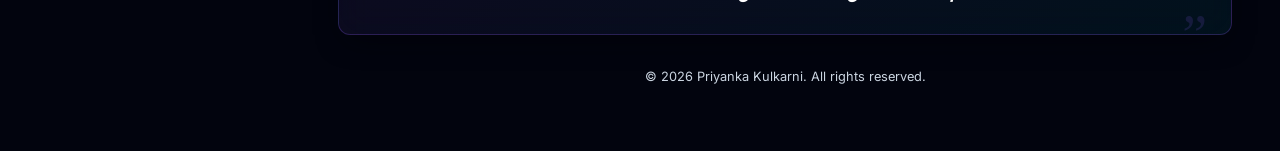
<file: Resume/index.html>
<!DOCTYPE html>
<html lang="en">

<head>
    <meta charset="UTF-8">
    <meta name="viewport" content="width=device-width, initial-scale=1.0">
    <meta name="description"
        content="Priyanka Kulkarni - Data Analyst Portfolio. 2.6 years of experience in Python, SQL, Power BI, and Excel specializing in billing and revenue analytics.">
    <title>Priyanka Kulkarni | Data Analyst Portfolio</title>

    <!-- Google Fonts -->
    <link rel="preconnect" href="https://fonts.googleapis.com">
    <link rel="preconnect" href="https://fonts.gstatic.com" crossorigin>
    <link
        href="https://fonts.googleapis.com/css2?family=Inter:wght@300;400;500;600&family=Outfit:wght@400;500;600;700;800&display=swap"
        rel="stylesheet">

    <!-- Link to Stylesheet -->
    <link rel="stylesheet" href="styles.css">
</head>

<body>
    <!-- Background Glowing Grid and Mesh Orbs -->
    <div class="bg-mesh">
        <div class="orb orb-1"></div>
        <div class="orb orb-2"></div>
        <div class="orb orb-3"></div>
        <div class="grid-lines"></div>
    </div>

    <!-- Mobile Top Navigation Header -->
    <header class="mobile-header">
        <div class="mobile-profile">
            <div class="mobile-avatar-glow">
                <img src="assets/profile.png" alt="Priyanka Kulkarni Profile" class="mobile-avatar-img">
            </div>
            <div class="mobile-title-block">
                <span class="mobile-name">Priyanka Kulkarni</span>
                <span class="mobile-role">Data Analyst</span>
            </div>
        </div>
        <div class="mobile-actions">
            <span class="status-badge-compact">
                <span class="pulse-dot"></span>
                Open to Opportunities
            </span>
            <button class="hamburger-btn" aria-label="Toggle Navigation Menu" id="hamburger-btn">
                <span class="hamburger-line line-1"></span>
                <span class="hamburger-line line-2"></span>
                <span class="hamburger-line line-3"></span>
            </button>
        </div>
    </header>

    <!-- Mobile Slide-out Drawer Navigation Overlay -->
    <div class="mobile-nav-drawer" id="mobile-nav-drawer">
        <nav class="drawer-nav">
            <ul>
                <li><a href="#overview" class="drawer-link active" data-target="overview">
                        <svg class="nav-icon" viewBox="0 0 24 24" fill="none" stroke="currentColor" stroke-width="2">
                            <path d="M3 9l9-7 9 7v11a2 2 0 0 1-2 2H5a2 2 0 0 1-2-2z" />
                            <polyline points="9 22 9 12 15 12 15 22" />
                        </svg>
                        Overview
                    </a></li>
                <li><a href="#experience" class="drawer-link" data-target="experience">
                        <svg class="nav-icon" viewBox="0 0 24 24" fill="none" stroke="currentColor" stroke-width="2">
                            <rect x="2" y="7" width="20" height="14" rx="2" ry="2" />
                            <path d="M16 21V5a2 2 0 0 0-2-2h-4a2 2 0 0 0-2 2v16" />
                        </svg>
                        Experience
                    </a></li>
                <li><a href="#skills" class="drawer-link" data-target="skills">
                        <svg class="nav-icon" viewBox="0 0 24 24" fill="none" stroke="currentColor" stroke-width="2">
                            <polygon points="12 2 2 7 12 12 22 7 12 2" />
                            <polyline points="2 17 12 22 22 17" />
                            <polyline points="2 12 12 17 22 12" />
                        </svg>
                        Skills
                    </a></li>
                <li><a href="#projects" class="drawer-link" data-target="projects">
                        <svg class="nav-icon" viewBox="0 0 24 24" fill="none" stroke="currentColor" stroke-width="2">
                            <path d="M22 19a2 2 0 0 1-2 2H4a2 2 0 0 1-2-2V5a2 2 0 0 1 2-2h5l2 3h9a2 2 0 0 1 2 2z" />
                        </svg>
                        Projects
                    </a></li>
                <li><a href="#education" class="drawer-link" data-target="education">
                        <svg class="nav-icon" viewBox="0 0 24 24" fill="none" stroke="currentColor" stroke-width="2">
                            <path d="M22 10v6M2 10l10-5 10 5-10 5z" />
                            <path d="M6 12v5c0 2 2 3 6 3s6-1 6-3v-5" />
                        </svg>
                        Education
                    </a></li>
                <li><a href="#contact" class="drawer-link" data-target="contact">
                        <svg class="nav-icon" viewBox="0 0 24 24" fill="none" stroke="currentColor" stroke-width="2">
                            <path
                                d="M22 16.92v3a2 2 0 0 1-2.18 2 19.79 19.79 0 0 1-8.63-3.07 19.5 19.5 0 0 1-6-6 19.79 19.79 0 0 1-3.07-8.67A2 2 0 0 1 4.11 2h3a2 2 0 0 1 2 1.72 12.84 12.84 0 0 0 .7 2.81 2 2 0 0 1-.45 2.11L8.09 9.91a16 16 0 0 0 6 6l1.27-1.27a2 2 0 0 1 2.11-.45 12.84 12.84 0 0 0 2.81.7A2 2 0 0 1 22 16.92z" />
                        </svg>
                        Contact
                    </a></li>
            </ul>
            <div class="drawer-footer">
                <a class="download-btn w-full" href="assets/Priyanka_Kulkarni_Data_Analyst_Resume.pdf"
                    download="Priyanka_Kulkarni_Data_Analyst_Resume.pdf">
                    <svg class="btn-icon" viewBox="0 0 24 24" fill="none" stroke="currentColor" stroke-width="2">
                        <path d="M21 15v4a2 2 0 0 1-2 2H5a2 2 0 0 1-2-2v-4" />
                        <polyline points="7 10 12 15 17 10" />
                        <line x1="12" y1="15" x2="12" y2="3" />
                    </svg>
                    Download Resume
                </a>
                <div class="drawer-contact-info">
                    <div class="drawer-contact-item">
                        <svg class="contact-icon" viewBox="0 0 24 24" fill="none" stroke="currentColor"
                            stroke-width="2">
                            <path d="M21 10c0 7-9 13-9 13s-9-6-9-13a9 9 0 0 1 18 0z" />
                            <circle cx="12" cy="10" r="3" />
                        </svg>
                        <span>Pune, Maharashtra</span>
                    </div>
                    <div class="drawer-contact-item">
                        <svg class="contact-icon" viewBox="0 0 24 24" fill="none" stroke="currentColor"
                            stroke-width="2">
                            <path
                                d="M22 16.92v3a2 2 0 0 1-2.18 2 19.79 19.79 0 0 1-8.63-3.07 19.5 19.5 0 0 1-6-6 19.79 19.79 0 0 1-3.07-8.67A2 2 0 0 1 4.11 2h3a2 2 0 0 1 2 1.72 12.84 12.84 0 0 0 .7 2.81 2 2 0 0 1-.45 2.11L8.09 9.91a16 16 0 0 0 6 6l1.27-1.27a2 2 0 0 1 2.11-.45 12.84 12.84 0 0 0 2.81.7A2 2 0 0 1 22 16.92z" />
                        </svg>
                        <span>+91 9067689507</span>
                    </div>
                    <div class="drawer-contact-item">
                        <svg class="contact-icon" viewBox="0 0 24 24" fill="none" stroke="currentColor"
                            stroke-width="2">
                            <path d="M4 4h16c1.1 0 2 .9 2 2v12c0 1.1-.9 2-2 2H4c-1.1 0-2-.9-2-2V6c0-1.1.9-2 2-2z" />
                            <polyline points="22,6 12,13 2,6" />
                        </svg>
                        <span>kulkarnipriyanka086@gmail.com</span>
                    </div>
                </div>
                <div class="drawer-socials">
                    <a href="https://www.linkedin.com/in/priyanka--kulkarni" target="_blank" aria-label="LinkedIn">
                        <svg viewBox="0 0 24 24" fill="none" stroke="currentColor" stroke-width="2">
                            <path d="M16 8a6 6 0 0 1 6 6v7h-4v-7a2 2 0 0 0-2-2 2 2 0 0 0-2 2v7h-4v-7a6 6 0 0 1 6-6z" />
                            <rect x="2" y="9" width="4" height="12" />
                            <circle cx="4" cy="4" r="2" />
                        </svg>
                    </a>
                    <a href="https://github.com" target="_blank" aria-label="GitHub">
                        <svg viewBox="0 0 24 24" fill="none" stroke="currentColor" stroke-width="2">
                            <path
                                d="M9 19c-5 1.5-5-2.5-7-3m14 6v-3.87a3.37 3.37 0 0 0-.94-2.61c3.14-.35 6.44-1.54 6.44-7A5.44 5.44 0 0 0 20 4.77 5.07 5.07 0 0 0 19.91 1S18.73.65 16 2.48a13.38 13.38 0 0 0-7 0C6.27.65 5.09 1 5.09 1A5.07 5.07 0 0 0 5 4.77a5.44 5.44 0 0 0-1.5 3.78c0 5.42 3.3 6.61 6.44 7A3.37 3.37 0 0 0 9 18.13V22" />
                        </svg>
                    </a>
                    <a href="mailto:kulkarnipriyanka086@gmail.com" aria-label="Email">
                        <svg viewBox="0 0 24 24" fill="none" stroke="currentColor" stroke-width="2">
                            <path d="M4 4h16c1.1 0 2 .9 2 2v12c0 1.1-.9 2-2 2H4c-1.1 0-2-.9-2-2V6c0-1.1.9-2 2-2z" />
                            <polyline points="22,6 12,13 2,6" />
                        </svg>
                    </a>
                </div>
            </div>
        </nav>
    </div>

    <!-- Desktop Sidebar Navigation (Fixed on Left) -->
    <aside class="sidebar">
        <!-- Circular Avatar Container -->
        <div class="avatar-container">
            <div class="avatar-ring-outer"></div>
            <div class="avatar-ring-inner"></div>
            <div class="avatar-glow"></div>
            <img src="assets/profile.png" alt="Priyanka Kulkarni Profile" class="avatar-img">
        </div>

        <!-- Identity -->
        <div class="profile-info">
            <h1 class="profile-name">PRIYANKA KULKARNI</h1>
            <p class="profile-role">Data Analyst</p>
        </div>

        <!-- Sidebar Navigation Menu -->
        <nav class="sidebar-nav">
            <ul>
                <li><a href="#overview" class="nav-link active" data-target="overview">
                        <svg class="nav-icon" viewBox="0 0 24 24" fill="none" stroke="currentColor" stroke-width="2">
                            <path d="M3 9l9-7 9 7v11a2 2 0 0 1-2 2H5a2 2 0 0 1-2-2z" />
                            <polyline points="9 22 9 12 15 12 15 22" />
                        </svg>
                        <span>Overview</span>
                    </a></li>
                <li><a href="#experience" class="nav-link" data-target="experience">
                        <svg class="nav-icon" viewBox="0 0 24 24" fill="none" stroke="currentColor" stroke-width="2">
                            <rect x="2" y="7" width="20" height="14" rx="2" ry="2" />
                            <path d="M16 21V5a2 2 0 0 0-2-2h-4a2 2 0 0 0-2 2v16" />
                        </svg>
                        <span>Experience</span>
                    </a></li>
                <li><a href="#skills" class="nav-link" data-target="skills">
                        <svg class="nav-icon" viewBox="0 0 24 24" fill="none" stroke="currentColor" stroke-width="2">
                            <polygon points="12 2 2 7 12 12 22 7 12 2" />
                            <polyline points="2 17 12 22 22 17" />
                            <polyline points="2 12 12 17 22 12" />
                        </svg>
                        <span>Skills</span>
                    </a></li>
                <li><a href="#projects" class="nav-link" data-target="projects">
                        <svg class="nav-icon" viewBox="0 0 24 24" fill="none" stroke="currentColor" stroke-width="2">
                            <path d="M22 19a2 2 0 0 1-2 2H4a2 2 0 0 1-2-2V5a2 2 0 0 1 2-2h5l2 3h9a2 2 0 0 1 2 2z" />
                        </svg>
                        <span>Projects</span>
                    </a></li>
                <li><a href="#education" class="nav-link" data-target="education">
                        <svg class="nav-icon" viewBox="0 0 24 24" fill="none" stroke="currentColor" stroke-width="2">
                            <path d="M22 10v6M2 10l10-5 10 5-10 5z" />
                            <path d="M6 12v5c0 2 2 3 6 3s6-1 6-3v-5" />
                        </svg>
                        <span>Education</span>
                    </a></li>
                <li><a href="#contact" class="nav-link" data-target="contact">
                        <svg class="nav-icon" viewBox="0 0 24 24" fill="none" stroke="currentColor" stroke-width="2">
                            <path
                                d="M22 16.92v3a2 2 0 0 1-2.18 2 19.79 19.79 0 0 1-8.63-3.07 19.5 19.5 0 0 1-6-6 19.79 19.79 0 0 1-3.07-8.67A2 2 0 0 1 4.11 2h3a2 2 0 0 1 2 1.72 12.84 12.84 0 0 0 .7 2.81 2 2 0 0 1-.45 2.11L8.09 9.91a16 16 0 0 0 6 6l1.27-1.27a2 2 0 0 1 2.11-.45 12.84 12.84 0 0 0 2.81.7A2 2 0 0 1 22 16.92z" />
                        </svg>
                        <span>Contact</span>
                    </a></li>
            </ul>
        </nav>

        <!-- Action / Download -->
        <a class="download-btn" href="assets/Priyanka_Kulkarni_Data_Analyst_Resume.pdf"
            download="Priyanka_Kulkarni_Data_Analyst_Resume.pdf">
            <svg class="btn-icon" viewBox="0 0 24 24" fill="none" stroke="currentColor" stroke-width="2">
                <path d="M21 15v4a2 2 0 0 1-2 2H5a2 2 0 0 1-2-2v-4" />
                <polyline points="7 10 12 15 17 10" />
                <line x1="12" y1="15" x2="12" y2="3" />
            </svg>
            Download Resume
        </a>

        <!-- Contact Section in Sidebar -->
        <div class="sidebar-contact">
            <h3 class="contact-title">Contact</h3>
            <div class="contact-list">
                <div class="contact-item">
                    <svg class="contact-icon" viewBox="0 0 24 24" fill="none" stroke="currentColor" stroke-width="2">
                        <path d="M21 10c0 7-9 13-9 13s-9-6-9-13a9 9 0 0 1 18 0z" />
                        <circle cx="12" cy="10" r="3" />
                    </svg>
                    <span>Pune, Maharashtra</span>
                </div>
                <div class="contact-item">
                    <svg class="contact-icon" viewBox="0 0 24 24" fill="none" stroke="currentColor" stroke-width="2">
                        <path
                            d="M22 16.92v3a2 2 0 0 1-2.18 2 19.79 19.79 0 0 1-8.63-3.07 19.5 19.5 0 0 1-6-6 19.79 19.79 0 0 1-3.07-8.67A2 2 0 0 1 4.11 2h3a2 2 0 0 1 2 1.72 12.84 12.84 0 0 0 .7 2.81 2 2 0 0 1-.45 2.11L8.09 9.91a16 16 0 0 0 6 6l1.27-1.27a2 2 0 0 1 2.11-.45 12.84 12.84 0 0 0 2.81.7A2 2 0 0 1 22 16.92z" />
                    </svg>
                    <span>+91 9067689507</span>
                </div>
                <div class="contact-item">
                    <svg class="contact-icon" viewBox="0 0 24 24" fill="none" stroke="currentColor" stroke-width="2">
                        <path d="M4 4h16c1.1 0 2 .9 2 2v12c0 1.1-.9 2-2 2H4c-1.1 0-2-.9-2-2V6c0-1.1.9-2 2-2z" />
                        <polyline points="22,6 12,13 2,6" />
                    </svg>
                    <span class="email-text">kulkarnipriyanka086@gmail.com</span>
                </div>
            </div>
        </div>

        <!-- Sidebar Let's Connect -->
        <div class="sidebar-connect">
            <h3 class="connect-title">Let's Connect</h3>
            <p class="connect-subtitle">Open to exciting opportunities and collaborations!</p>
            <div class="connect-socials">
                <a href="https://www.linkedin.com/in/priyanka--kulkarni" target="_blank" aria-label="LinkedIn">
                    <svg viewBox="0 0 24 24" fill="none" stroke="currentColor" stroke-width="2">
                        <path d="M16 8a6 6 0 0 1 6 6v7h-4v-7a2 2 0 0 0-2-2 2 2 0 0 0-2 2v7h-4v-7a6 6 0 0 1 6-6z" />
                        <rect x="2" y="9" width="4" height="12" />
                        <circle cx="4" cy="4" r="2" />
                    </svg>
                </a>
                <a href="https://github.com" target="_blank" aria-label="GitHub">
                    <svg viewBox="0 0 24 24" fill="none" stroke="currentColor" stroke-width="2">
                        <path
                            d="M9 19c-5 1.5-5-2.5-7-3m14 6v-3.87a3.37 3.37 0 0 0-.94-2.61c3.14-.35 6.44-1.54 6.44-7A5.44 5.44 0 0 0 20 4.77 5.07 5.07 0 0 0 19.91 1S18.73.65 16 2.48a13.38 13.38 0 0 0-7 0C6.27.65 5.09 1 5.09 1A5.07 5.07 0 0 0 5 4.77a5.44 5.44 0 0 0-1.5 3.78c0 5.42 3.3 6.61 6.44 7A3.37 3.37 0 0 0 9 18.13V22" />
                    </svg>
                </a>
                <a href="mailto:kulkarnipriyanka086@gmail.com" aria-label="Email">
                    <svg viewBox="0 0 24 24" fill="none" stroke="currentColor" stroke-width="2">
                        <path d="M4 4h16c1.1 0 2 .9 2 2v12c0 1.1-.9 2-2 2H4c-1.1 0-2-.9-2-2V6c0-1.1.9-2 2-2z" />
                        <polyline points="22,6 12,13 2,6" />
                    </svg>
                </a>
            </div>
        </div>
    </aside>

    <!-- Main Content Panel (Scrollable) -->
    <main class="main-content">
        <!-- Top Status Bar & Desktop Socials -->
        <div class="top-bar">
            <span class="status-badge">
                <span class="pulse-dot"></span>
                Open to Opportunities
            </span>
            <div class="desktop-socials">
                <a href="mailto:kulkarnipriyanka086@gmail.com" class="social-icon-btn" aria-label="Email">
                    <svg viewBox="0 0 24 24" fill="none" stroke="currentColor" stroke-width="2">
                        <path d="M4 4h16c1.1 0 2 .9 2 2v12c0 1.1-.9 2-2 2H4c-1.1 0-2-.9-2-2V6c0-1.1.9-2 2-2z" />
                        <polyline points="22,6 12,13 2,6" />
                    </svg>
                </a>
                <a href="https://www.linkedin.com/in/priyanka--kulkarni" class="social-icon-btn" target="_blank"
                    aria-label="LinkedIn">
                    <svg viewBox="0 0 24 24" fill="none" stroke="currentColor" stroke-width="2">
                        <path d="M16 8a6 6 0 0 1 6 6v7h-4v-7a2 2 0 0 0-2-2 2 2 0 0 0-2 2v7h-4v-7a6 6 0 0 1 6-6z" />
                        <rect x="2" y="9" width="4" height="12" />
                        <circle cx="4" cy="4" r="2" />
                    </svg>
                </a>
                <a href="https://github.com" class="social-icon-btn" target="_blank" aria-label="GitHub">
                    <svg viewBox="0 0 24 24" fill="none" stroke="currentColor" stroke-width="2">
                        <path
                            d="M9 19c-5 1.5-5-2.5-7-3m14 6v-3.87a3.37 3.37 0 0 0-.94-2.61c3.14-.35 6.44-1.54 6.44-7A5.44 5.44 0 0 0 20 4.77 5.07 5.07 0 0 0 19.91 1S18.73.65 16 2.48a13.38 13.38 0 0 0-7 0C6.27.65 5.09 1 5.09 1A5.07 5.07 0 0 0 5 4.77a5.44 5.44 0 0 0-1.5 3.78c0 5.42 3.3 6.61 6.44 7A3.37 3.37 0 0 0 9 18.13V22" />
                    </svg>
                </a>
            </div>
        </div>

        <!-- Section: Overview -->
        <section id="overview" class="section-container active-section">
            <div class="intro-grid">
                <div class="intro-text">
                    <span class="greeting">Hi, I'm</span>
                    <h2 class="name-display">PRIYANKA KULKARNI</h2>
                    <h3 class="role-display">Data Analyst</h3>
                    <p class="intro-description">
                        Data Analyst with 2.6 years of experience in Python, SQL, Power BI, and Excel, specializing in
                        billing and revenue analytics. I build data-driven solutions and automation tools that turn
                        complex data into actionable insights and drive business impact.
                    </p>
                </div>
                <!-- Isometric Dashboard SVG Graphic (Exact replica of original theme) -->
                <div class="intro-illustration">
                    <svg viewBox="0 0 500 400" fill="none" xmlns="http://www.w3.org/2000/svg" class="isometric-svg">
                        <!-- Definitions for gradients/glow filters -->
                        <defs>
                            <linearGradient id="cyan-gradient" x1="0%" y1="0%" x2="100%" y2="100%">
                                <stop offset="0%" stop-color="#06b6d4" />
                                <stop offset="100%" stop-color="#3b82f6" />
                            </linearGradient>
                            <linearGradient id="purple-gradient" x1="0%" y1="0%" x2="100%" y2="100%">
                                <stop offset="0%" stop-color="#d946ef" />
                                <stop offset="100%" stop-color="#8b5cf6" />
                            </linearGradient>
                            <linearGradient id="card-grad" x1="0%" y1="0%" x2="100%" y2="100%">
                                <stop offset="0%" stop-color="#1e1b4b" stop-opacity="0.6" />
                                <stop offset="100%" stop-color="#030712" stop-opacity="0.8" />
                            </linearGradient>
                            <filter id="neon-glow" x="-20%" y="-20%" width="140%" height="140%">
                                <feGaussianBlur stdDeviation="6" result="blur" />
                                <feComposite in="SourceGraphic" in2="blur" operator="over" />
                            </filter>
                        </defs>

                        <!-- Ground isometric grid lines (subtle) -->
                        <g opacity="0.15">
                            <path d="M 50,200 L 250,80 L 450,200 L 250,320 Z" stroke="#3b82f6" stroke-width="1.5" />
                            <path d="M 100,200 L 250,110 L 400,200 L 250,290 Z" stroke="#8b5cf6" stroke-width="1" />
                            <line x1="250" y1="80" x2="250" y2="320" stroke="#3b82f6" stroke-width="1" />
                            <line x1="50" y1="200" x2="450" y2="200" stroke="#3b82f6" stroke-width="1" />
                        </g>

                        <!-- Main Isometric Base Card -->
                        <polygon points="120,220 300,120 460,210 280,310" fill="url(#card-grad)" stroke="#4338ca"
                            stroke-width="1.5" opacity="0.9" />

                        <!-- Floating Glassmorphic Panel 1 (Left Side) -->
                        <g transform="translate(-10, -20)">
                            <!-- Top Surface -->
                            <polygon points="150,190 250,135 320,175 220,230" fill="#080e30" fill-opacity="0.7"
                                stroke="#06b6d4" stroke-width="1.5" />
                            <!-- Sidebar inside Panel -->
                            <polygon points="150,190 190,168 232,192 192,214" fill="#0c154a" stroke="#06b6d4"
                                stroke-width="0.7" />
                            <!-- Chart Line on Panel -->
                            <path d="M 200,195 L 230,175 L 260,185 L 290,160" stroke="#06b6d4" stroke-width="2.5"
                                fill="none" filter="url(#neon-glow)" />
                            <!-- Dots on Chart -->
                            <circle cx="200" cy="195" r="3" fill="#ffffff" />
                            <circle cx="230" cy="175" r="3" fill="#ffffff" />
                            <circle cx="260" cy="185" r="3" fill="#ffffff" />
                            <circle cx="290" cy="160" r="3" fill="#ffffff" />
                        </g>

                        <!-- Floating Pie Chart Circle (Center) -->
                        <g transform="translate(130, -30)">
                            <!-- Isometric Circle / Cylinder Base -->
                            <ellipse cx="150" cy="220" rx="35" ry="20" fill="#1e1e38" stroke="#a78bfa"
                                stroke-width="1" />
                            <!-- 3D Pie Segments -->
                            <path d="M 150,220 L 120,210 A 35 20 0 0 1 175,205 Z" fill="url(#purple-gradient)" />
                            <path d="M 150,220 L 175,205 A 35 20 0 0 1 180,230 Z" fill="#06b6d4" />
                            <path d="M 150,220 L 180,230 A 35 20 0 0 1 120,210 Z" fill="#3b82f6" />
                        </g>

                        <!-- 3D Glowing Bars (Right Side) -->
                        <!-- Bar 1 (Short, Cyan) -->
                        <g transform="translate(290, 160)">
                            <!-- Back Wall -->
                            <polygon points="0,0 20,-10 20,-50 0,-40" fill="#0891b2" />
                            <!-- Front Wall -->
                            <polygon points="0,0 -20,10 -20,-30 0,-40" fill="#06b6d4" />
                            <!-- Top Wall -->
                            <polygon points="0,-40 20,-50 0,-60 -20,-50" fill="#22d3ee" stroke="#22d3ee"
                                stroke-width="0.5" filter="url(#neon-glow)" />
                        </g>
                        <!-- Bar 2 (Medium, Blue) -->
                        <g transform="translate(340, 185)">
                            <polygon points="0,0 20,-10 20,-70 0,-60" fill="#2563eb" />
                            <polygon points="0,0 -20,10 -20,-50 0,-60" fill="#3b82f6" />
                            <polygon points="0,-60 20,-70 0,-80 -20,-70" fill="#60a5fa" stroke="#60a5fa"
                                stroke-width="0.5" filter="url(#neon-glow)" />
                        </g>
                        <!-- Bar 3 (Tall, Purple) -->
                        <g transform="translate(390, 210)">
                            <polygon points="0,0 20,-10 20,-90 0,-80" fill="#7c3aed" />
                            <polygon points="0,0 -20,10 -20,-70 0,-80" fill="#8b5cf6" />
                            <polygon points="0,-80 20,-90 0,-100 -20,-90" fill="#a78bfa" stroke="#a78bfa"
                                stroke-width="0.5" filter="url(#neon-glow)" />
                        </g>

                        <!-- Glowing Connection Node lines -->
                        <path d="M 200,240 L 260,270 L 330,225" stroke="#a78bfa" stroke-width="1.5" fill="none"
                            stroke-dasharray="4, 4" />
                        <circle cx="260" cy="270" r="4" fill="#a78bfa" filter="url(#neon-glow)" />
                    </svg>
                </div>
            </div>

            <!-- KPI Cards Grid -->
            <div class="kpi-grid">
                <!-- KPI 1 -->
                <div class="kpi-card" data-val="2">
                    <div class="kpi-icon-wrap">
                        <svg class="kpi-icon" viewBox="0 0 24 24" fill="none" stroke="currentColor" stroke-width="2">
                            <path d="M4.5 16.5c-1.5 1.26-2 3.4-2 3.4s2.14-.5 3.4-2c1.2-1.42 2-3.4 2-3.4s-2 .8-3.4 2z" />
                            <path d="M12 15l-3-3m0 0l-1.5-1.5M9 12l2.5-3.5M12 9l2.5-3.5M15 6l4-4-2 7.5L12 15z" />
                        </svg>
                    </div>
                    <div class="kpi-content">
                        <span class="kpi-number"><span class="counter">0</span></span>
                        <span class="kpi-label">Automation Tools Built</span>
                    </div>
                </div>

                <!-- KPI 2 -->
                <div class="kpi-card" data-val="80">
                    <div class="kpi-icon-wrap">
                        <svg class="kpi-icon" viewBox="0 0 24 24" fill="none" stroke="currentColor" stroke-width="2">
                            <circle cx="12" cy="12" r="10" />
                            <polyline points="12 6 12 12 16 14" />
                        </svg>
                    </div>
                    <div class="kpi-content">
                        <span class="kpi-number"><span class="counter">0</span>%</span>
                        <span class="kpi-label">Reduction in Manual Analysis Effort</span>
                    </div>
                </div>

                <!-- KPI 3 -->
                <div class="kpi-card" data-val="20">
                    <div class="kpi-icon-wrap">
                        <svg class="kpi-icon" viewBox="0 0 24 24" fill="none" stroke="currentColor" stroke-width="2">
                            <circle cx="12" cy="12" r="10" />
                            <circle cx="12" cy="12" r="6" />
                            <circle cx="12" cy="12" r="2" />
                        </svg>
                    </div>
                    <div class="kpi-content">
                        <span class="kpi-number"><span class="counter">0</span>%</span>
                        <span class="kpi-label">Improvement in Billing Accuracy</span>
                    </div>
                </div>

                <!-- KPI 4 -->
                <div class="kpi-card" data-val="8-10">
                    <div class="kpi-icon-wrap">
                        <svg class="kpi-icon" viewBox="0 0 24 24" fill="none" stroke="currentColor" stroke-width="2">
                            <line x1="18" y1="20" x2="18" y2="10" />
                            <line x1="12" y1="20" x2="12" y2="4" />
                            <line x1="6" y1="20" x2="6" y2="14" />
                        </svg>
                    </div>
                    <div class="kpi-content">
                        <span class="kpi-number"><span class="counter">0</span>-<span
                                class="counter-secondary">0</span></span>
                        <span class="kpi-label">Key KPIs Tracked in Dashboards</span>
                    </div>
                </div>
            </div>

            <!-- Professional Summary Card -->
            <div class="summary-card card-glow">
                <div class="card-header">
                    <svg class="section-title-icon" viewBox="0 0 24 24" fill="none" stroke="currentColor"
                        stroke-width="2">
                        <path d="M20 21v-2a4 4 0 0 0-4-4H8a4 4 0 0 0-4 4v2" />
                        <circle cx="12" cy="7" r="4" />
                    </svg>
                    <h3 class="card-title">Professional Summary</h3>
                </div>
                <div class="card-body">
                    <p>
                        Data Analyst with 2.6 years of experience in Python, SQL, Power BI, and Excel, specializing in
                        billing and revenue analytics for telecom and enterprise clients. Built two production
                        automation tools (invoice compliance and revenue analytics) that cut manual analysis effort by
                        80%, improved billing accuracy by 20%, and turned hours-long investigations into minutes.
                        Skilled at translating large, messy operational datasets into validated, decision-ready insights
                        and interactive dashboards.
                    </p>
                </div>
            </div>
        </section>

        <!-- Section: Skills -->
        <section id="skills" class="section-container">
            <div class="section-heading-block">
                <svg class="section-heading-icon" viewBox="0 0 24 24" fill="none" stroke="currentColor"
                    stroke-width="2">
                    <polygon points="12 2 2 7 12 12 22 7 12 2" />
                    <polyline points="2 17 12 22 22 17" />
                    <polyline points="2 12 12 17 22 12" />
                </svg>
                <h2 class="section-title">Core Skills</h2>
            </div>

            <div class="skills-grid">
                <!-- Programming & Automation -->
                <div class="skill-card card-glow">
                    <div class="skill-header">
                        <div class="skill-icon-box">
                            <svg viewBox="0 0 24 24" fill="none" stroke="currentColor" stroke-width="2">
                                <polyline points="16 18 22 12 16 6" />
                                <polyline points="8 6 2 12 8 18" />
                            </svg>
                        </div>
                        <h3 class="skill-title">Programming & Automation</h3>
                    </div>
                    <div class="skill-tags">
                        <span class="skill-tag">Python</span>
                        <span class="skill-tag">Oracle SQL</span>
                        <span class="skill-tag">Unix Shell Scripting</span>
                        <span class="skill-tag">Process Automation</span>
                    </div>
                </div>

                <!-- Data Analytics & Database -->
                <div class="skill-card card-glow">
                    <div class="skill-header">
                        <div class="skill-icon-box">
                            <svg viewBox="0 0 24 24" fill="none" stroke="currentColor" stroke-width="2">
                                <ellipse cx="12" cy="5" rx="9" ry="3" />
                                <path d="M3 5v14c0 1.66 4 3 9 3s9-1.34 9-3V5" />
                                <path d="M3 12c0 1.66 4 3 9 3s9-1.34 9-3" />
                            </svg>
                        </div>
                        <h3 class="skill-title">Data Analytics & Database</h3>
                    </div>
                    <div class="skill-tags">
                        <span class="skill-tag">Data Analysis</span>
                        <span class="skill-tag">Data Profiling</span>
                        <span class="skill-tag">ETL</span>
                        <span class="skill-tag">Data Validation & Cleansing</span>
                        <span class="skill-tag">Data Modelling</span>
                        <span class="skill-tag">Variance Analysis</span>
                        <span class="skill-tag">Trend Analysis</span>
                    </div>
                </div>

                <!-- BI & Visualization -->
                <div class="skill-card card-glow">
                    <div class="skill-header">
                        <div class="skill-icon-box">
                            <svg viewBox="0 0 24 24" fill="none" stroke="currentColor" stroke-width="2">
                                <path d="M21.21 15.89A10 10 0 1 1 8 2.83" />
                                <path d="M22 12A10 10 0 0 0 12 2v10z" />
                            </svg>
                        </div>
                        <h3 class="skill-title">BI & Visualization</h3>
                    </div>
                    <div class="skill-tags">
                        <span class="skill-tag">Power BI</span>
                        <span class="skill-tag">Tableau</span>
                        <span class="skill-tag">Microsoft Excel</span>
                        <span class="skill-tag">Data Visualization</span>
                        <span class="skill-tag">Dashboard Development</span>
                        <span class="skill-tag">KPI Reporting</span>
                    </div>
                </div>

                <!-- Core Competencies -->
                <div class="skill-card card-glow">
                    <div class="skill-header">
                        <div class="skill-icon-box">
                            <svg viewBox="0 0 24 24" fill="none" stroke="currentColor" stroke-width="2">
                                <path
                                    d="M9.5 2A2.5 2.5 0 0 1 12 4.5v15a2.5 2.5 0 0 1-4.96-.44 2.5 2.5 0 0 1 0-3.12 3 3 0 0 1 0-4.88 2.5 2.5 0 0 1 0-3.12A2.5 2.5 0 0 1 9.5 2z" />
                                <path
                                    d="M14.5 2A2.5 2.5 0 0 0 12 4.5v15a2.5 2.5 0 0 0 4.96-.44 2.5 2.5 0 0 0 0-3.12 3 3 0 0 0 0-4.88 2.5 2.5 0 0 0 0-3.12A2.5 2.5 0 0 0 14.5 2z" />
                            </svg>
                        </div>
                        <h3 class="skill-title">Core Competencies</h3>
                    </div>
                    <div class="skill-tags">
                        <span class="skill-tag">Root Cause Analysis</span>
                        <span class="skill-tag">Data Reconciliation</span>
                        <span class="skill-tag">Business Intelligence</span>
                        <span class="skill-tag">Stakeholder Management</span>
                    </div>
                </div>

                <!-- Tools & Platforms -->
                <div class="skill-card card-glow">
                    <div class="skill-header">
                        <div class="skill-icon-box">
                            <svg viewBox="0 0 24 24" fill="none" stroke="currentColor" stroke-width="2">
                                <path
                                    d="M14.7 6.3a1 1 0 0 0 0 1.4l1.6 1.6a1 1 0 0 0 1.4 0l3.77-3.77a6 6 0 0 1-7.94 7.94l-6.91 6.91a2.12 2.12 0 0 1-3-3l6.91-6.91a6 6 0 0 1 7.94-7.94l-3.76 3.76z" />
                            </svg>
                        </div>
                        <h3 class="skill-title">Tools & Platforms</h3>
                    </div>
                    <div class="skill-tags">
                        <span class="skill-tag">GitHub</span>
                        <span class="skill-tag">BMC Remedy</span>
                    </div>
                </div>
            </div>
        </section>

        <!-- Section: Experience -->
        <section id="experience" class="section-container">
            <div class="section-heading-block">
                <svg class="section-heading-icon" viewBox="0 0 24 24" fill="none" stroke="currentColor"
                    stroke-width="2">
                    <rect x="2" y="7" width="20" height="14" rx="2" ry="2" />
                    <path d="M16 21V5a2 2 0 0 0-2-2h-4a2 2 0 0 0-2 2v16" />
                </svg>
                <h2 class="section-title">Professional Experience</h2>
            </div>

            <div class="experience-timeline">
                <!-- Experience Item -->
                <div class="timeline-item card-glow">
                    <div class="timeline-dot"></div>
                    <div class="timeline-header">
                        <div class="timeline-title-row">
                            <h3 class="timeline-role">Data Analyst</h3>
                            <span class="timeline-date">
                                <svg class="inline-icon" viewBox="0 0 24 24" fill="none" stroke="currentColor"
                                    stroke-width="2">
                                    <rect x="3" y="4" width="18" height="18" rx="2" ry="2" />
                                    <line x1="16" y1="2" x2="16" y2="6" />
                                    <line x1="8" y1="2" x2="8" y2="6" />
                                    <line x1="3" y1="10" x2="21" y2="10" />
                                </svg>
                                Oct 2023 – Present
                            </span>
                        </div>
                        <h4 class="timeline-company">Amdocs Development Center India Pvt. Ltd. <span
                                class="timeline-location">— Pune, India</span></h4>
                    </div>
                    <div class="timeline-body">
                        <ul>
                            <li>Engineered <strong>Prism Invoice Compliance Analyzer</strong>, a Python-based automation
                                tool for PDF invoice data extraction, validation, and business-rule compliance, cutting
                                manual invoice validation effort by <span class="text-highlight">80%</span> and reducing
                                document review time from hours to minutes.</li>
                            <li>Developed <strong>Pulse</strong>, a Python-based revenue analytics solution automating
                                trend analysis, variance detection, and anomaly identification, reducing manual revenue
                                analysis effort by <span class="text-highlight">80%</span> and accelerating operational
                                insight delivery.</li>
                            <li>Performed SQL-based data profiling, variance analysis, and reconciliation across
                                large-scale billing datasets, uncovering revenue-impacting discrepancies and improving
                                billing accuracy by <span class="text-highlight">20%</span>.</li>
                            <li>Analyzed revenue trends and operational variances to generate actionable business
                                insights, cutting investigation time from hours to minutes and accelerating root-cause
                                analysis for critical billing issues.</li>
                            <li>Designed interactive Power BI dashboards tracking <span
                                    class="text-highlight">8–10</span> key billing KPIs, reducing manual reporting
                                effort by <span class="text-highlight">50%</span> and enabling real-time, data-driven
                                decision-making for stakeholders.</li>
                        </ul>
                    </div>
                </div>
            </div>
        </section>

        <!-- Section: Projects -->
        <section id="projects" class="section-container">
            <div class="section-heading-block">
                <svg class="section-heading-icon" viewBox="0 0 24 24" fill="none" stroke="currentColor"
                    stroke-width="2">
                    <path d="M22 19a2 2 0 0 1-2 2H4a2 2 0 0 1-2-2V5a2 2 0 0 1 2-2h5l2 3h9a2 2 0 0 1 2 2z" />
                </svg>
                <h2 class="section-title">Key Projects</h2>
            </div>

            <div class="projects-grid">
                <!-- Project 1 -->
                <div class="project-card card-glow">
                    <div class="project-header">
                        <div class="project-icon-box">
                            <svg viewBox="0 0 24 24" fill="none" stroke="currentColor" stroke-width="2">
                                <path d="M14 2H6a2 2 0 0 0-2 2v16a2 2 0 0 0 2 2h12a2 2 0 0 0 2-2V8z" />
                                <polyline points="14 2 14 8 20 8" />
                                <line x1="16" y1="13" x2="8" y2="13" />
                                <line x1="16" y1="17" x2="8" y2="17" />
                                <polyline points="10 9 9 9 8 9" />
                            </svg>
                        </div>
                        <div class="project-title-area">
                            <h3 class="project-name">Prism Invoice Compliance Analyzer</h3>
                            <div class="project-tags">
                                <span class="project-tag">Python</span>
                                <span class="project-tag">PDF Processing</span>
                                <span class="project-tag">Data Validation</span>
                                <span class="project-tag">Automation</span>
                            </div>
                        </div>
                        <a href="https://github.com" target="_blank" class="project-link-btn"
                            aria-label="View Project Source">
                            <svg viewBox="0 0 24 24" fill="none" stroke="currentColor" stroke-width="2">
                                <path d="M18 13v6a2 2 0 0 1-2 2H5a2 2 0 0 1-2-2V8a2 2 0 0 1 2-2h6" />
                                <polyline points="15 3 21 3 21 9" />
                                <line x1="10" y1="14" x2="21" y2="3" />
                            </svg>
                        </a>
                    </div>
                    <div class="project-body">
                        <ul>
                            <li>Designed a modular Python solution to extract, validate, and reconcile invoice data from
                                PDF documents using configurable business-rule validation and compliance checks.</li>
                            <li>Implemented a scalable subprocess-based execution architecture with centralized status
                                tracking, enabling independent document processing and integration with Sentinel Ops
                                Hub.</li>
                        </ul>
                    </div>
                </div>

                <!-- Project 2 -->
                <div class="project-card card-glow">
                    <div class="project-header">
                        <div class="project-icon-box">
                            <svg viewBox="0 0 24 24" fill="none" stroke="currentColor" stroke-width="2">
                                <line x1="18" y1="20" x2="18" y2="10" />
                                <line x1="12" y1="20" x2="12" y2="4" />
                                <line x1="6" y1="20" x2="6" y2="14" />
                                <line x1="2" y1="20" x2="22" y2="20" />
                            </svg>
                        </div>
                        <div class="project-title-area">
                            <h3 class="project-name">Pulse Revenue Analytics</h3>
                            <div class="project-tags">
                                <span class="project-tag">Python</span>
                                <span class="project-tag">SQL</span>
                                <span class="project-tag">Data Analysis</span>
                                <span class="project-tag">Analytics</span>
                            </div>
                        </div>
                        <a href="https://github.com" target="_blank" class="project-link-btn"
                            aria-label="View Project Source">
                            <svg viewBox="0 0 24 24" fill="none" stroke="currentColor" stroke-width="2">
                                <path d="M18 13v6a2 2 0 0 1-2 2H5a2 2 0 0 1-2-2V8a2 2 0 0 1 2-2h6" />
                                <polyline points="15 3 21 3 21 9" />
                                <line x1="10" y1="14" x2="21" y2="3" />
                            </svg>
                        </a>
                    </div>
                    <div class="project-body">
                        <ul>
                            <li>Built a modular analytics engine to evaluate revenue trends, perform variance analysis,
                                and detect operational anomalies using configurable analytical rules across reporting
                                periods.</li>
                            <li>Engineered an automated insight-generation workflow transforming raw operational data
                                into actionable business intelligence through centralized reporting and real-time
                                analytical execution.</li>
                        </ul>
                    </div>
                </div>
            </div>
        </section>

        <!-- Section: Education -->
        <section id="education" class="section-container">
            <div class="section-heading-block">
                <svg class="section-heading-icon" viewBox="0 0 24 24" fill="none" stroke="currentColor"
                    stroke-width="2">
                    <path d="M22 10v6M2 10l10-5 10 5-10 5z" />
                    <path d="M6 12v5c0 2 2 3 6 3s6-1 6-3v-5" />
                </svg>
                <h2 class="section-title">Education</h2>
            </div>

            <div class="education-grid">
                <!-- Education Item 1 -->
                <div class="education-card card-glow">
                    <div class="edu-date">
                        <svg class="inline-icon" viewBox="0 0 24 24" fill="none" stroke="currentColor" stroke-width="2">
                            <rect x="3" y="4" width="18" height="18" rx="2" ry="2" />
                            <line x1="16" y1="2" x2="16" y2="6" />
                            <line x1="8" y1="2" x2="8" y2="6" />
                            <line x1="3" y1="10" x2="21" y2="10" />
                        </svg>
                        Jun 2023 – May 2025
                    </div>
                    <h3 class="edu-degree">Master of Computer Applications (MCA)</h3>
                    <h4 class="edu-school">Savitribai Phule Pune University</h4>
                    <p class="edu-location">Pune, India</p>
                </div>

                <!-- Education Item 2 -->
                <div class="education-card card-glow">
                    <div class="edu-date">
                        <svg class="inline-icon" viewBox="0 0 24 24" fill="none" stroke="currentColor" stroke-width="2">
                            <rect x="3" y="4" width="18" height="18" rx="2" ry="2" />
                            <line x1="16" y1="2" x2="16" y2="6" />
                            <line x1="8" y1="2" x2="8" y2="6" />
                            <line x1="3" y1="10" x2="21" y2="10" />
                        </svg>
                        Jun 2020 – May 2023
                    </div>
                    <h3 class="edu-degree">Bachelor of Science in Computer Science</h3>
                    <h4 class="edu-school">Indira College of Commerce and Science</h4>
                    <p class="edu-location">Pune, India</p>
                </div>
            </div>
        </section>

        <!-- Dynamic Visual Quote Footer Block -->
        <footer class="portfolio-footer">
            <div class="quote-container card-glow">
                <span class="quote-mark quote-start">“</span>
                <p class="quote-text">I turn data into insights and insights into impact.</p>
                <span class="quote-mark quote-end">”</span>
            </div>
            <div class="copyright">
                <p>&copy; 2026 Priyanka Kulkarni. All rights reserved.</p>
            </div>
        </footer>
    </main>

    <!-- Script Import -->
    <script src="app.js"></script>
</body>

</html>
</file>
<file: styles.css>
/* Custom Design System for Priyanka Kulkarni Resume Portfolio */

/* ==========================================================================
   1. CSS Variables
   ========================================================================== */
:root {
    /* Enhanced Contrast Core Backgrounds */
    --bg-main: #02040e;
    --bg-sidebar: #04081c;
    /* Darkened cards & increased blur to cleanly mask complex background data graphics */
    --bg-card: rgba(6, 10, 31, 0.78);
    --bg-card-hover: rgba(10, 16, 48, 0.9);
    --border-card: rgba(99, 102, 241, 0.22);
    --border-card-hover: rgba(6, 182, 212, 0.5);

    /* Optimized Typography for Rapid Recruitment Scanning */
    --text-primary: #ffffff;
    --text-muted: #cbd5e1;
    /* Lightened from #94a3b8 for vastly superior readability */
    --text-highlight: #38bdf8;

    --accent-cyan: #06b6d4;
    --accent-purple: #a78bfa;
    /* Brightened slightly to stand out on dark canvas */
    --accent-indigo: #6366f1;
    --accent-green: #10b981;

    --font-heading: 'Outfit', -apple-system, BlinkMacSystemFont, "Segoe UI", Roboto, Helvetica, Arial, sans-serif;
    --font-body: 'Inter', -apple-system, BlinkMacSystemFont, "Segoe UI", Roboto, Helvetica, Arial, sans-serif;

    --transition-fast: 0.2s cubic-bezier(0.4, 0, 0.2, 1);
    --transition-smooth: 0.4s cubic-bezier(0.4, 0, 0.2, 1);

    --shadow-glow-cyan: 0 0 15px rgba(6, 182, 212, 0.3);
    --shadow-glow-purple: 0 0 15px rgba(139, 92, 246, 0.3);
    --shadow-card: 0 10px 30px -10px rgba(1, 2, 8, 0.9);
}

/* ==========================================================================
   2. Reset & Global Styles
   ========================================================================== */
* {
    box-sizing: border-box;
    margin: 0;
    padding: 0;
}

html {
    scroll-behavior: smooth;
    font-size: 16px;
}

body {
    background-color: var(--bg-main);
    color: var(--text-primary);
    font-family: var(--font-body);
    line-height: 1.6;
    overflow-x: hidden;
    min-height: 100vh;
}

/* Custom Scrollbar */
::-webkit-scrollbar {
    width: 8px;
}

::-webkit-scrollbar-track {
    background: var(--bg-main);
}

::-webkit-scrollbar-thumb {
    background: rgba(99, 102, 241, 0.2);
    border-radius: 4px;
}

::-webkit-scrollbar-thumb:hover {
    background: rgba(6, 182, 212, 0.4);
}

a {
    color: inherit;
    text-decoration: none;
}

ul {
    list-style: none;
}

h1,
h2,
h3,
h4 {
    font-family: var(--font-heading);
    font-weight: 700;
}

/* Utilities */
.w-full {
    width: 100%;
}

.text-highlight {
    color: var(--text-highlight);
    font-weight: 600;
}

.card-glow {
    position: relative;
    border-radius: 12px;
    background: var(--bg-card);
    border: 1px solid var(--border-card);
    box-shadow: var(--shadow-card);
    backdrop-filter: blur(16px);
    /* Increased blur depth */
    -webkit-backdrop-filter: blur(16px);
    transition: all var(--transition-fast);
}

.card-glow:hover {
    background: var(--bg-card-hover);
    border-color: var(--border-card-hover);
    box-shadow: 0 10px 40px -10px rgba(6, 182, 212, 0.25);
}

/* ==========================================================================
   3. Background Mesh and Ambient Glow Orbs
   ========================================================================== */
.bg-mesh {
    position: fixed;
    top: 0;
    left: 0;
    width: 100vw;
    height: 100vh;
    z-index: -2;
    overflow: hidden;
    /* Added CSS linear-gradient tint overlay directly ahead of your background image asset */
    background-image:
        linear-gradient(rgba(2, 4, 14, 0.85), rgba(2, 4, 14, 0.85)),
        url('assets/background.png');
    background-size: cover;
    background-position: center;
    background-repeat: no-repeat;
}

/* Cyber grid lines effect */
.grid-lines {
    position: absolute;
    top: 0;
    left: 0;
    width: 100%;
    height: 100%;
    background-image:
        linear-gradient(rgba(99, 102, 241, 0.02) 1px, transparent 1px),
        linear-gradient(90deg, rgba(99, 102, 241, 0.02) 1px, transparent 1px);
    background-size: 50px 50px;
    z-index: -1;
}

/* Ambient Moving Gradient Orbs */
.orb {
    position: absolute;
    border-radius: 50%;
    filter: blur(120px);
    opacity: 0.3;
    /* Muted opacity to keep text contrast crisp */
    mix-blend-mode: screen;
    animation: orb-move 20s infinite alternate ease-in-out;
    z-index: -1;
}

.orb-1 {
    width: 400px;
    height: 400px;
    background: radial-gradient(circle, rgba(139, 92, 246, 0.3) 0%, transparent 80%);
    top: 10%;
    right: 5%;
    animation-duration: 25s;
}

.orb-2 {
    width: 500px;
    height: 500px;
    background: radial-gradient(circle, rgba(6, 182, 212, 0.25) 0%, transparent 80%);
    bottom: 5%;
    left: 20%;
    animation-duration: 30s;
}

.orb-3 {
    width: 300px;
    height: 300px;
    background: radial-gradient(circle, rgba(99, 102, 241, 0.2) 0%, transparent 80%);
    top: 50%;
    right: 40%;
}

@keyframes orb-move {
    0% {
        transform: translate(0, 0) scale(1);
    }

    50% {
        transform: translate(40px, -50px) scale(1.1);
    }

    100% {
        transform: translate(-30px, 30px) scale(0.9);
    }
}

/* ==========================================================================
   4. Desktop Sidebar (Left Panel)
   ========================================================================== */
.sidebar {
    position: fixed;
    top: 0;
    left: 0;
    width: 290px;
    height: 100vh;
    background: var(--bg-sidebar);
    border-right: 1px solid rgba(99, 102, 241, 0.15);
    padding: 2rem 1.5rem;
    display: flex;
    flex-direction: column;
    align-items: center;
    z-index: 100;
    overflow-y: auto;
}

/* Glowing Profile Picture Wrapper */
.avatar-container {
    position: relative;
    width: 140px;
    height: 140px;
    margin-bottom: 1.5rem;
    display: flex;
    align-items: center;
    justify-content: center;
}

.avatar-ring-outer {
    position: absolute;
    top: 0;
    left: 0;
    width: 100%;
    height: 100%;
    border-radius: 50%;
    border: 2px solid transparent;
    background: linear-gradient(135deg, var(--accent-cyan), var(--accent-purple)) border-box;
    -webkit-mask: linear-gradient(#fff 0 0) padding-box, linear-gradient(#fff 0 0);
    -webkit-mask-composite: destination-out;
    mask-composite: exclude;
    animation: rotate-ring 8s linear infinite;
}

.avatar-ring-inner {
    position: absolute;
    top: 6px;
    left: 6px;
    width: calc(100% - 12px);
    height: calc(100% - 12px);
    border-radius: 50%;
    border: 1px solid rgba(255, 255, 255, 0.1);
}

.avatar-glow {
    position: absolute;
    top: 0;
    left: 0;
    width: 100%;
    height: 100%;
    border-radius: 50%;
    box-shadow: 0 0 25px rgba(6, 182, 212, 0.4), inset 0 0 15px rgba(139, 92, 246, 0.3);
    opacity: 0.6;
    pointer-events: none;
}

.avatar-img {
    width: 120px;
    height: 120px;
    border-radius: 50%;
    object-fit: cover;
    z-index: 2;
    border: 2px solid var(--bg-sidebar);
}

@keyframes rotate-ring {
    0% {
        transform: rotate(0deg);
    }

    100% {
        transform: rotate(360deg);
    }
}

/* Sidebar Identity */
.profile-info {
    text-align: center;
    margin-bottom: 2rem;
    width: 100%;
}

.profile-name {
    font-size: 1.4rem;
    font-weight: 800;
    letter-spacing: 0.5px;
    margin-bottom: 0.25rem;
    background: linear-gradient(to right, #ffffff, #c7d2fe);
    -webkit-background-clip: text;
    -webkit-text-fill-color: transparent;
}

.profile-role {
    font-family: var(--font-heading);
    font-size: 0.95rem;
    color: var(--accent-purple);
    font-weight: 600;
    text-transform: uppercase;
    letter-spacing: 1px;
}

/* Sidebar Nav links */
.sidebar-nav {
    width: 100%;
    margin-bottom: auto;
}

.sidebar-nav ul {
    display: flex;
    flex-direction: column;
    gap: 0.5rem;
}

.nav-link {
    display: flex;
    align-items: center;
    gap: 0.85rem;
    padding: 0.75rem 1rem;
    border-radius: 8px;
    color: var(--text-muted);
    font-size: 0.95rem;
    font-weight: 500;
    transition: all var(--transition-fast);
    border: 1px solid transparent;
}

.nav-icon {
    width: 18px;
    height: 18px;
    opacity: 0.7;
    transition: opacity var(--transition-fast);
}

.nav-link:hover {
    color: var(--text-primary);
    background: rgba(255, 255, 255, 0.03);
}

.nav-link:hover .nav-icon {
    opacity: 1;
}

.nav-link.active {
    color: var(--text-primary);
    background: linear-gradient(135deg, rgba(99, 102, 241, 0.15) 0%, rgba(6, 182, 212, 0.1) 100%);
    border: 1px solid rgba(99, 102, 241, 0.35);
    box-shadow: 0 4px 20px -5px rgba(6, 182, 212, 0.25);
    font-weight: 600;
}

.nav-link.active .nav-icon {
    color: var(--accent-cyan);
    opacity: 1;
}

/* Sidebar Buttons & Footers */
.download-btn {
    display: flex;
    align-items: center;
    justify-content: center;
    gap: 0.6rem;
    width: 100%;
    padding: 0.85rem;
    border-radius: 8px;
    font-family: var(--font-heading);
    font-weight: 600;
    font-size: 0.9rem;
    color: var(--text-primary);
    background: linear-gradient(135deg, rgba(139, 92, 246, 0.1) 0%, rgba(99, 102, 241, 0.05) 100%);
    border: 1px solid var(--accent-purple);
    cursor: pointer;
    transition: all var(--transition-fast);
    margin-top: 1.5rem;
    box-shadow: 0 0 10px rgba(139, 92, 246, 0.1);
}

.btn-icon {
    width: 16px;
    height: 16px;
    stroke-width: 2.5;
}

.download-btn:hover {
    background: linear-gradient(135deg, var(--accent-purple) 0%, var(--accent-indigo) 100%);
    border-color: var(--accent-purple);
    box-shadow: var(--shadow-glow-purple);
    transform: translateY(-2px);
}

/* Sidebar Contact Card */
.sidebar-contact {
    width: 100%;
    margin-top: 2rem;
    border-top: 1px solid rgba(255, 255, 255, 0.05);
    padding-top: 1.5rem;
}

.contact-title {
    font-size: 0.85rem;
    text-transform: uppercase;
    letter-spacing: 1.5px;
    color: var(--text-muted);
    margin-bottom: 1rem;
    font-weight: 600;
}

.contact-list {
    display: flex;
    flex-direction: column;
    gap: 0.85rem;
}

.contact-item {
    display: flex;
    align-items: center;
    gap: 0.75rem;
    font-size: 0.85rem;
    color: var(--text-muted);
}

.contact-icon {
    width: 16px;
    height: 16px;
    color: var(--accent-cyan);
    flex-shrink: 0;
}

.email-text {
    word-break: break-all;
    font-size: 0.78rem;
}

/* Sidebar Let's Connect */
.sidebar-connect {
    width: 100%;
    margin-top: 1.5rem;
    border-top: 1px solid rgba(255, 255, 255, 0.05);
    padding-top: 1.5rem;
}

.connect-title {
    font-size: 0.85rem;
    text-transform: uppercase;
    letter-spacing: 1.5px;
    color: var(--text-muted);
    margin-bottom: 0.5rem;
    font-weight: 600;
}

.connect-subtitle {
    font-size: 0.78rem;
    color: var(--text-muted);
    margin-bottom: 1rem;
}

.connect-socials {
    display: flex;
    gap: 0.85rem;
}

.connect-socials a {
    display: flex;
    align-items: center;
    justify-content: center;
    width: 32px;
    height: 32px;
    border-radius: 6px;
    background: rgba(255, 255, 255, 0.03);
    border: 1px solid rgba(255, 255, 255, 0.05);
    color: var(--text-muted);
    transition: all var(--transition-fast);
}

.connect-socials a svg {
    width: 16px;
    height: 16px;
}

.connect-socials a:hover {
    color: var(--text-primary);
    background: rgba(6, 182, 212, 0.1);
    border-color: var(--accent-cyan);
    box-shadow: var(--shadow-glow-cyan);
    transform: translateY(-2px);
}

/* ==========================================================================
   5. Mobile UI Components (Header & Drawer) - Hidden on Desktop
   ========================================================================== */
.mobile-header,
.mobile-nav-drawer {
    display: none;
}

/* ==========================================================================
   6. Main Content Panel (Layout)
   ========================================================================== */
.main-content {
    margin-left: 290px;
    padding: 2.5rem 3rem;
    min-height: 100vh;
    display: flex;
    flex-direction: column;
    gap: 3.5rem;
    max-width: 1300px;
}

/* Top bar status on Desktop */
.top-bar {
    display: flex;
    justify-content: space-between;
    align-items: center;
    margin-bottom: 0.5rem;
}

.status-badge {
    display: inline-flex;
    align-items: center;
    gap: 0.55rem;
    padding: 0.4rem 0.9rem;
    border-radius: 20px;
    font-size: 0.8rem;
    font-weight: 500;
    color: #a7f3d0;
    background: rgba(16, 185, 129, 0.1);
    border: 1px solid rgba(16, 185, 129, 0.2);
}

.pulse-dot {
    width: 8px;
    height: 8px;
    background-color: var(--accent-green);
    border-radius: 50%;
    box-shadow: 0 0 10px var(--accent-green);
    animation: pulse-animation 2s infinite;
}

@keyframes pulse-animation {
    0% {
        transform: scale(0.9);
        opacity: 0.8;
    }

    50% {
        transform: scale(1.15);
        opacity: 1;
        box-shadow: 0 0 14px var(--accent-green);
    }

    100% {
        transform: scale(0.9);
        opacity: 0.8;
    }
}

.desktop-socials {
    display: flex;
    gap: 0.75rem;
}

.social-icon-btn {
    display: flex;
    align-items: center;
    justify-content: center;
    width: 38px;
    height: 38px;
    border-radius: 50%;
    background: rgba(255, 255, 255, 0.03);
    border: 1px solid rgba(255, 255, 255, 0.06);
    color: var(--text-muted);
    transition: all var(--transition-fast);
}

.social-icon-btn svg {
    width: 18px;
    height: 18px;
}

.social-icon-btn:hover {
    color: var(--text-primary);
    background: rgba(99, 102, 241, 0.1);
    border-color: var(--accent-indigo);
    box-shadow: var(--shadow-glow-purple);
    transform: translateY(-2px);
}

/* ==========================================================================
   7. Sections & Content Structure
   ========================================================================== */
.section-container {
    opacity: 0.9;
    transform: translateY(10px);
    transition: all var(--transition-smooth);
}

.section-container.active-section {
    opacity: 1;
    transform: translateY(0);
}

/* Section Headings */
.section-heading-block {
    display: flex;
    align-items: center;
    gap: 0.85rem;
    margin-bottom: 2rem;
    border-bottom: 1px solid rgba(255, 255, 255, 0.1);
    padding-bottom: 0.75rem;
}

.section-heading-icon {
    width: 24px;
    height: 24px;
    color: var(--accent-cyan);
}

.section-title {
    font-size: 1.45rem;
    font-weight: 700;
    text-transform: uppercase;
    letter-spacing: 0.5px;
}

/* Intro Grid (Overview Section Top) */
.intro-grid {
    display: grid;
    grid-template-columns: 1.2fr 0.8fr;
    gap: 2rem;
    align-items: center;
    margin-bottom: 2.5rem;
}

.intro-text {
    display: flex;
    flex-direction: column;
}

.greeting {
    font-family: var(--font-heading);
    font-size: 1rem;
    font-weight: 500;
    color: var(--text-muted);
    letter-spacing: 1px;
    margin-bottom: 0.25rem;
}

.name-display {
    font-size: 2.75rem;
    font-weight: 800;
    letter-spacing: -0.5px;
    line-height: 1.1;
    margin-bottom: 0.5rem;
    background: linear-gradient(135deg, #ffffff 30%, #c7d2fe 100%);
    -webkit-background-clip: text;
    -webkit-text-fill-color: transparent;
}

.role-display {
    font-size: 1.6rem;
    color: var(--accent-purple);
    font-weight: 700;
    margin-bottom: 1.2rem;
    text-transform: capitalize;
}

/* Wrapped the floating intro description inside a crisp backdrop shield */
.intro-description {
    font-size: 0.98rem;
    color: var(--text-primary);
    line-height: 1.7;
    background: rgba(6, 10, 31, 0.6);
    padding: 1.25rem;
    border-radius: 12px;
    border: 1px solid rgba(255, 255, 255, 0.05);
    backdrop-filter: blur(8px);
    -webkit-backdrop-filter: blur(8px);
}

.intro-illustration {
    display: flex;
    justify-content: center;
    align-items: center;
    position: relative;
}

.isometric-svg {
    width: 100%;
    max-width: 320px;
    height: auto;
    filter: drop-shadow(0 15px 30px rgba(0, 0, 0, 0.5));
}

/* ==========================================================================
   8. KPI Cards Grid
   ========================================================================== */
.kpi-grid {
    display: grid;
    grid-template-columns: repeat(4, 1fr);
    gap: 1rem;
    margin-bottom: 2.5rem;
}

.kpi-card {
    position: relative;
    border-radius: 12px;
    background: rgba(5, 9, 31, 0.85);
    /* Solidified background transparency */
    border: 1px solid var(--border-card);
    padding: 1.25rem;
    display: flex;
    align-items: center;
    gap: 0.85rem;
    backdrop-filter: blur(8px);
    -webkit-backdrop-filter: blur(8px);
    transition: all var(--transition-fast);
}

.kpi-card:hover {
    background: rgba(10, 16, 48, 0.95);
    border-color: var(--border-card-hover);
    transform: translateY(-3px);
}

.kpi-icon-wrap {
    display: flex;
    align-items: center;
    justify-content: center;
    width: 44px;
    height: 44px;
    border-radius: 10px;
    background: rgba(139, 92, 246, 0.15);
    border: 1px solid rgba(139, 92, 246, 0.25);
    color: var(--accent-purple);
    flex-shrink: 0;
    transition: all var(--transition-fast);
}

.kpi-card:hover .kpi-icon-wrap {
    background: rgba(6, 182, 212, 0.15);
    border-color: rgba(6, 182, 212, 0.3);
    color: var(--accent-cyan);
    box-shadow: 0 0 10px rgba(6, 182, 212, 0.2);
}

.kpi-icon {
    width: 20px;
    height: 20px;
}

.kpi-content {
    display: flex;
    flex-direction: column;
}

.kpi-number {
    font-family: var(--font-heading);
    font-size: 1.5rem;
    font-weight: 800;
    color: var(--text-primary);
    line-height: 1.2;
}

.kpi-label {
    font-size: 0.75rem;
    /* Bumped slightly from 0.72rem */
    color: var(--text-primary);
    /* Upgraded color level to primary for instant scanning */
    font-weight: 500;
    line-height: 1.3;
    margin-top: 0.15rem;
}

/* ==========================================================================
   9. Cards Styling (General Summary)
   ========================================================================== */
.summary-card {
    padding: 1.75rem;
}

.card-header {
    display: flex;
    align-items: center;
    gap: 0.75rem;
    margin-bottom: 1.25rem;
}

.section-title-icon {
    width: 20px;
    height: 20px;
    color: var(--accent-purple);
}

.card-title {
    font-size: 1.15rem;
    font-weight: 600;
    letter-spacing: 0.5px;
    text-transform: uppercase;
}

.card-body {
    font-size: 0.95rem;
    /* Incremented from 0.92rem */
    color: var(--text-primary);
    /* Upgraded text hierarchy level */
    line-height: 1.7;
}

/* ==========================================================================
   10. Core Skills Layout
   ========================================================================== */
.skills-grid {
    display: grid;
    grid-template-columns: repeat(2, 1fr);
    gap: 1.25rem;
}

/* Target spanning items */
.skills-grid> :nth-child(5) {
    grid-column: span 2;
}

.skill-card {
    padding: 1.5rem;
}

.skill-header {
    display: flex;
    align-items: center;
    gap: 0.75rem;
    margin-bottom: 1.25rem;
}

.skill-icon-box {
    display: flex;
    align-items: center;
    justify-content: center;
    width: 32px;
    height: 32px;
    border-radius: 8px;
    background: rgba(6, 182, 212, 0.15);
    color: var(--accent-cyan);
}

.skill-icon-box svg {
    width: 16px;
    height: 16px;
}

.skill-title {
    font-size: 0.95rem;
    font-weight: 600;
    letter-spacing: 0.5px;
}

.skill-tags {
    display: flex;
    flex-wrap: wrap;
    gap: 0.5rem;
}

.skill-tag {
    font-size: 0.8rem;
    padding: 0.35rem 0.75rem;
    border-radius: 6px;
    background: rgba(255, 255, 255, 0.05);
    border: 1px solid rgba(255, 255, 255, 0.1);
    color: var(--text-primary);
    /* Boosted contrast value */
    transition: all var(--transition-fast);
}

.skill-card:hover .skill-tag {
    background: rgba(99, 102, 241, 0.15);
    border-color: rgba(99, 102, 241, 0.3);
    color: var(--text-primary);
}

/* ==========================================================================
   11. Professional Experience (Timeline Layout)
   ========================================================================== */
.experience-timeline {
    position: relative;
    padding-left: 2rem;
    border-left: 2px solid rgba(99, 102, 241, 0.25);
}

.timeline-item {
    padding: 1.75rem;
    position: relative;
}

.timeline-dot {
    position: absolute;
    top: 2rem;
    left: -2.35rem;
    width: 10px;
    height: 10px;
    border-radius: 50%;
    background-color: var(--accent-cyan);
    border: 2px solid var(--bg-main);
    box-shadow: 0 0 10px var(--accent-cyan);
    z-index: 5;
}

.timeline-header {
    margin-bottom: 1.25rem;
}

.timeline-title-row {
    display: flex;
    justify-content: space-between;
    align-items: center;
    margin-bottom: 0.35rem;
}

.timeline-role {
    font-size: 1.2rem;
    font-weight: 700;
    color: var(--text-primary);
}

.timeline-date {
    display: inline-flex;
    align-items: center;
    gap: 0.4rem;
    font-size: 0.8rem;
    color: var(--text-highlight);
    /* Highlighted blue date lines for fast scanning */
    font-weight: 600;
}

.inline-icon {
    width: 14px;
    height: 14px;
}

.timeline-company {
    font-size: 0.95rem;
    font-weight: 600;
    color: var(--accent-purple);
}

.timeline-location {
    color: var(--text-muted);
    font-weight: 400;
    font-size: 0.85rem;
}

.timeline-body ul {
    display: flex;
    flex-direction: column;
    gap: 0.65rem;
    padding-left: 1.2rem;
    list-style-type: disc;
}

.timeline-body li {
    font-size: 0.92rem;
    /* Slightly scaled up text */
    color: var(--text-primary);
    /* Set list metrics directly to high-visibility white */
    line-height: 1.6;
}

.timeline-body li strong {
    color: var(--text-highlight);
    /* Changed structural emphasis bold words to bright cyan */
}

/* ==========================================================================
   12. Projects Section
   ========================================================================== */
.projects-grid {
    display: grid;
    grid-template-columns: repeat(2, 1fr);
    gap: 1.5rem;
}

.project-card {
    padding: 1.75rem;
    display: flex;
    flex-direction: column;
}

.project-header {
    display: flex;
    align-items: flex-start;
    gap: 0.85rem;
    margin-bottom: 1.25rem;
    position: relative;
}

.project-icon-box {
    display: flex;
    align-items: center;
    justify-content: center;
    width: 42px;
    height: 42px;
    border-radius: 10px;
    background: rgba(99, 102, 241, 0.15);
    color: var(--accent-indigo);
    flex-shrink: 0;
}

.project-icon-box svg {
    width: 20px;
    height: 20px;
}

.project-title-area {
    display: flex;
    flex-direction: column;
    gap: 0.35rem;
    flex-grow: 1;
    padding-right: 1.5rem;
}

.project-name {
    font-size: 1rem;
    font-weight: 600;
    line-height: 1.3;
}

.project-tags {
    display: flex;
    flex-wrap: wrap;
    gap: 0.35rem;
}

.project-tag {
    font-size: 0.68rem;
    font-weight: 600;
    padding: 0.15rem 0.5rem;
    border-radius: 4px;
    background: rgba(255, 255, 255, 0.06);
    border: 1px solid rgba(255, 255, 255, 0.12);
    color: var(--text-highlight);
}

.project-link-btn {
    display: flex;
    align-items: center;
    justify-content: center;
    width: 28px;
    height: 28px;
    border-radius: 6px;
    background: rgba(255, 255, 255, 0.02);
    border: 1px solid rgba(255, 255, 255, 0.05);
    color: var(--text-muted);
    transition: all var(--transition-fast);
    flex-shrink: 0;
}

.project-link-btn svg {
    width: 14px;
    height: 14px;
}

.project-link-btn:hover {
    color: var(--text-primary);
    background: rgba(6, 182, 212, 0.1);
    border-color: var(--accent-cyan);
    box-shadow: var(--shadow-glow-cyan);
}

.project-body {
    flex-grow: 1;
}

.project-body ul {
    display: flex;
    flex-direction: column;
    gap: 0.65rem;
    padding-left: 1.1rem;
    list-style-type: disc;
}

.project-body li {
    font-size: 0.9rem;
    color: var(--text-primary);
    /* White high contrast metric bullet text */
    line-height: 1.6;
}

/* ==========================================================================
   13. Education Section
   ========================================================================== */
.education-grid {
    display: grid;
    grid-template-columns: repeat(2, 1fr);
    gap: 1.5rem;
}

.education-card {
    padding: 1.75rem;
}

.edu-date {
    display: inline-flex;
    align-items: center;
    gap: 0.4rem;
    font-size: 0.78rem;
    color: var(--text-highlight);
    margin-bottom: 0.85rem;
    font-weight: 600;
}

.edu-degree {
    font-size: 1.15rem;
    font-weight: 700;
    margin-bottom: 0.35rem;
    color: var(--text-primary);
}

.edu-school {
    font-size: 0.95rem;
    color: var(--accent-purple);
    font-weight: 500;
    margin-bottom: 0.25rem;
}

.edu-location {
    font-size: 0.85rem;
    color: var(--text-muted);
}

/* ==========================================================================
   14. Footer Section (Quote & Copy)
   ========================================================================== */
.portfolio-footer {
    display: flex;
    flex-direction: column;
    align-items: center;
    gap: 2rem;
    margin-top: 2rem;
    padding-bottom: 1.5rem;
}

.quote-container {
    padding: 1.5rem 2.5rem;
    position: relative;
    width: 100%;
    text-align: center;
    display: flex;
    justify-content: center;
    align-items: center;
    background: linear-gradient(135deg, rgba(139, 92, 246, 0.08) 0%, rgba(6, 182, 212, 0.08) 100%);
    border: 1px solid rgba(139, 92, 246, 0.25);
}

.quote-text {
    font-family: var(--font-heading);
    font-size: 1.2rem;
    font-weight: 600;
    font-style: italic;
    color: var(--text-primary);
    position: relative;
    z-index: 2;
    padding: 0.2rem 1.5rem;
}

.quote-mark {
    font-family: Georgia, serif;
    font-size: 3.5rem;
    color: rgba(139, 92, 246, 0.15);
    position: absolute;
    user-select: none;
    line-height: 1;
}

.quote-start {
    top: -0.2rem;
    left: 1.5rem;
}

.quote-end {
    bottom: -1.8rem;
    right: 1.5rem;
}

.copyright {
    font-size: 0.8rem;
    color: var(--text-muted);
}

/* ==========================================================================
   15. Mobile & Tablet Responsive Media Queries
   ========================================================================== */
@media (max-width: 1023px) {

    /* Hide desktop elements */
    .sidebar,
    .top-bar {
        display: none;
    }

    /* Layout structural changes */
    .main-content {
        margin-left: 0;
        padding: 5.5rem 1.5rem 2.5rem 1.5rem;
        gap: 2.75rem;
    }

    /* Display Mobile Header */
    .mobile-header {
        display: flex;
        justify-content: space-between;
        align-items: center;
        position: fixed;
        top: 0;
        left: 0;
        width: 100%;
        height: 64px;
        background: rgba(4, 7, 26, 0.92);
        backdrop-filter: blur(12px);
        -webkit-backdrop-filter: blur(12px);
        border-bottom: 1px solid rgba(99, 102, 241, 0.2);
        padding: 0 1.25rem;
        z-index: 1000;
        transition: all var(--transition-fast);
    }

    .mobile-profile {
        display: flex;
        align-items: center;
        gap: 0.75rem;
    }

    .mobile-avatar-glow {
        position: relative;
        width: 38px;
        height: 38px;
        border-radius: 50%;
        padding: 1.5px;
        background: linear-gradient(135deg, var(--accent-cyan), var(--accent-purple));
    }

    .mobile-avatar-img {
        width: 100%;
        height: 100%;
        border-radius: 50%;
        object-fit: cover;
        border: 1px solid var(--bg-sidebar);
    }

    .mobile-title-block {
        display: flex;
        flex-direction: column;
    }

    .mobile-name {
        font-family: var(--font-heading);
        font-size: 0.95rem;
        font-weight: 700;
        color: var(--text-primary);
        line-height: 1.2;
    }

    .mobile-role {
        font-size: 0.72rem;
        color: var(--accent-purple);
        font-weight: 500;
    }

    .mobile-actions {
        display: flex;
        align-items: center;
        gap: 0.85rem;
    }

    .status-badge-compact {
        display: inline-flex;
        align-items: center;
        gap: 0.35rem;
        padding: 0.3rem 0.65rem;
        border-radius: 12px;
        font-size: 0.7rem;
        font-weight: 500;
        color: #a7f3d0;
        background: rgba(16, 185, 129, 0.1);
        border: 1px solid rgba(16, 185, 129, 0.2);
    }

    /* Hamburger Menu Button */
    .hamburger-btn {
        display: flex;
        flex-direction: column;
        justify-content: space-between;
        width: 22px;
        height: 16px;
        background: none;
        border: none;
        cursor: pointer;
        padding: 0;
        z-index: 1100;
    }

    .hamburger-line {
        width: 100%;
        height: 2px;
        background-color: var(--text-primary);
        border-radius: 2px;
        transition: transform var(--transition-fast), opacity var(--transition-fast);
    }

    /* Hamburger Active/Open State */
    .hamburger-btn.active .line-1 {
        transform: translateY(7px) rotate(45deg);
    }

    .hamburger-btn.active .line-2 {
        opacity: 0;
    }

    .hamburger-btn.active .line-3 {
        transform: translateY(-7px) rotate(-45deg);
    }

    /* Mobile Navigation Drawer */
    .mobile-nav-drawer {
        display: block;
        position: fixed;
        top: 0;
        right: -100%;
        width: 280px;
        height: 100vh;
        background: rgba(4, 7, 24, 0.99);
        border-left: 1px solid rgba(99, 102, 241, 0.25);
        backdrop-filter: blur(20px);
        -webkit-backdrop-filter: blur(20px);
        z-index: 999;
        transition: right var(--transition-smooth);
        padding: 5rem 1.5rem 2rem 1.5rem;
    }

    .mobile-nav-drawer.open {
        right: 0;
    }

    .drawer-nav {
        height: 100%;
        display: flex;
        flex-direction: column;
    }

    .drawer-nav ul {
        display: flex;
        flex-direction: column;
        gap: 0.65rem;
        margin-bottom: 2rem;
    }

    .drawer-link {
        display: flex;
        align-items: center;
        gap: 0.85rem;
        padding: 0.75rem 1rem;
        border-radius: 8px;
        color: var(--text-muted);
        font-size: 0.95rem;
        font-weight: 500;
        transition: all var(--transition-fast);
        border: 1px solid transparent;
    }

    .drawer-link:hover {
        color: var(--text-primary);
        background: rgba(255, 255, 255, 0.03);
    }

    .drawer-link.active {
        color: var(--text-primary);
        background: linear-gradient(135deg, rgba(99, 102, 241, 0.15) 0%, rgba(6, 182, 212, 0.1) 100%);
        border: 1px solid rgba(99, 102, 241, 0.35);
        font-weight: 600;
    }

    .drawer-link.active .nav-icon {
        color: var(--accent-cyan);
        opacity: 1;
    }

    .drawer-footer {
        margin-top: auto;
        display: flex;
        flex-direction: column;
        gap: 1.5rem;
        border-top: 1px solid rgba(255, 255, 255, 0.05);
        padding-top: 1.5rem;
    }

    .drawer-contact-info {
        display: flex;
        flex-direction: column;
        gap: 0.75rem;
    }

    .drawer-contact-item {
        display: flex;
        align-items: center;
        gap: 0.65rem;
        font-size: 0.82rem;
        color: var(--text-muted);
    }

    .drawer-socials {
        display: flex;
        gap: 1rem;
        justify-content: center;
    }

    .drawer-socials a {
        display: flex;
        align-items: center;
        justify-content: center;
        width: 34px;
        height: 34px;
        border-radius: 6px;
        background: rgba(255, 255, 255, 0.03);
        border: 1px solid rgba(255, 255, 255, 0.05);
        color: var(--text-muted);
    }

    .drawer-socials a svg {
        width: 16px;
        height: 16px;
    }

    /* Content Grid Adjustments */
    .intro-grid {
        grid-template-columns: 1fr;
        gap: 1.5rem;
        text-align: center;
    }

    .intro-illustration {
        order: -1;
    }

    .name-display {
        font-size: 2.2rem;
    }

    .role-display {
        font-size: 1.3rem;
        margin-bottom: 0.85rem;
    }

    /* KPI grids shrink to columns */
    .kpi-grid {
        grid-template-columns: repeat(2, 1fr);
        gap: 0.75rem;
    }

    .kpi-card {
        padding: 0.85rem;
        gap: 0.65rem;
    }

    .kpi-number {
        font-size: 1.3rem;
    }

    .kpi-icon-wrap {
        width: 36px;
        height: 36px;
        border-radius: 8px;
    }

    .kpi-icon {
        width: 16px;
        height: 16px;
    }

    /* Grid stack items */
    .skills-grid {
        grid-template-columns: 1fr;
    }

    .skills-grid> :nth-child(5) {
        grid-column: span 1;
    }

    .projects-grid,
    .education-grid {
        grid-template-columns: 1fr;
        gap: 1.25rem;
    }

    .timeline-title-row {
        flex-direction: column;
        align-items: flex-start;
        gap: 0.25rem;
    }

    .quote-text {
        font-size: 1.05rem;
    }
}

@media (max-width: 480px) {
    .kpi-grid {
        grid-template-columns: 1fr;
    }

    .mobile-actions .status-badge-compact {
        display: none;
    }

    .main-content {
        padding-left: 1rem;
        padding-right: 1rem;
    }
}

/* ==========================================================================
   16. Print Styles
   ========================================================================== */
@media print {
    :root {
        --text-primary: #000000;
        --text-muted: #334155;
        --text-highlight: #1e3a8a;
        --bg-main: #ffffff;
    }

    body {
        background: #ffffff !important;
        color: #000000 !important;
        font-size: 12pt;
    }

    /* Hide interactive elements, background decorations */
    .bg-mesh,
    .sidebar,
    .mobile-header,
    .mobile-nav-drawer,
    .desktop-socials,
    .top-bar,
    .project-link-btn,
    .download-btn,
    .intro-illustration,
    .portfolio-footer .quote-container {
        display: none !important;
    }

    .main-content {
        margin-left: 0 !important;
        padding: 0 !important;
        max-width: 100% !important;
        gap: 1.5rem !important;
    }

    /* Reconstruct profile display for print */
    #overview::before {
        content: "PRIYANKA KULKARNI\aData Analyst | SQL · Python · Power BI · Process Automation\aPune, Maharashtra | +91 9067689507 | kulkarnipriyanka086@gmail.com";
        white-space: pre-wrap;
        display: block;
        text-align: center;
        font-weight: 700;
        font-size: 16pt;
        border-bottom: 2px solid #000;
        padding-bottom: 10px;
        margin-bottom: 20px;
        line-height: 1.5;
    }

    .intro-grid {
        display: none !important;
    }

    .kpi-grid {
        display: grid !important;
        grid-template-columns: repeat(4, 1fr) !important;
        gap: 10px !important;
        margin-bottom: 1.5rem !important;
    }

    .kpi-card {
        border: 1px solid #ccc !important;
        background: none !important;
        box-shadow: none !important;
        padding: 8px !important;
    }

    .kpi-icon-wrap {
        display: none !important;
    }

    .kpi-number {
        font-size: 13pt !important;
        color: #000 !important;
    }

    .kpi-label {
        font-size: 8pt !important;
        color: #333 !important;
    }

    /* Section headers */
    .section-heading-block {
        margin-bottom: 10px !important;
        border-bottom: 1px solid #000 !important;
        padding-bottom: 3px !important;
    }

    .section-heading-icon {
        display: none !important;
    }

    .section-title {
        font-size: 13pt !important;
        color: #000 !important;
    }

    .card-glow,
    .skill-card,
    .project-card,
    .education-card {
        background: none !important;
        border: none !important;
        box-shadow: none !important;
        padding: 0 !important;
        margin-bottom: 1rem !important;
        backdrop-filter: none !important;
        -webkit-backdrop-filter: none !important;
    }

    .card-header,
    .skill-header {
        margin-bottom: 5px !important;
    }

    .section-title-icon,
    .skill-icon-box {
        display: none !important;
    }

    .card-title,
    .skill-title {
        font-size: 11pt !important;
        font-weight: 700 !important;
        color: #000 !important;
    }

    /* Skills */
    .skills-grid {
        display: flex !important;
        flex-direction: column !important;
        gap: 8px !important;
    }

    .skills-grid> :nth-child(5) {
        grid-column: span 1 !important;
    }

    .skill-tags {
        display: block !important;
    }

    .skill-tag {
        display: inline-block !important;
        border: none !important;
        background: none !important;
        padding: 0 !important;
        margin-right: 8px !important;
        color: #000 !important;
        font-size: 10pt !important;
    }

    .skill-tag::after {
        content: ",";
    }

    .skill-tag:last-child::after {
        content: "";
    }

    /* Timeline and Experience */
    .experience-timeline {
        border: none !important;
        padding-left: 0 !important;
    }

    .timeline-dot {
        display: none !important;
    }

    .timeline-item {
        padding: 0 !important;
    }

    .timeline-title-row {
        flex-direction: row !important;
        justify-content: space-between !important;
        align-items: center !important;
    }

    .timeline-role {
        font-size: 11pt !important;
    }

    .timeline-date {
        font-size: 9pt !important;
        color: #000 !important;
    }

    .timeline-date svg {
        display: none !important;
    }

    .timeline-company {
        font-size: 10pt !important;
        color: #000 !important;
        margin-bottom: 5px !important;
    }

    .timeline-location {
        color: #000 !important;
    }

    .timeline-body ul {
        padding-left: 15px !important;
        gap: 4px !important;
    }

    .timeline-body li {
        font-size: 10pt !important;
        color: #000 !important;
    }

    /* Projects & Education Grids */
    .projects-grid,
    .education-grid {
        display: flex !important;
        flex-direction: column !important;
        gap: 15px !important;
    }

    .project-header {
        margin-bottom: 5px !important;
    }

    .project-tags {
        display: none !important;
    }

    .project-name {
        font-size: 11pt !important;
        font-weight: 700 !important;
    }

    .project-body ul {
        padding-left: 15px !important;
        gap: 4px !important;
    }

    .project-body li {
        font-size: 10pt !important;
        color: #000 !important;
    }

    .edu-date {
        float: right !important;
        margin-bottom: 0 !important;
        color: #000 !important;
        font-size: 9pt !important;
    }

    .edu-date svg {
        display: none !important;
    }

    .edu-degree {
        font-size: 11pt !important;
        display: inline-block !important;
    }

    .edu-school {
        font-size: 10pt !important;
        color: #000 !important;
    }

    .edu-location {
        font-size: 9pt !important;
    }

    .portfolio-footer {
        margin-top: 10px !important;
    }
}
</file>
<file: Resume/styles.css>
/* Custom Design System for Priyanka Kulkarni Resume Portfolio */

/* ==========================================================================
   1. CSS Variables
   ========================================================================== */
:root {
    /* Enhanced Contrast Core Backgrounds */
    --bg-main: #02040e;
    --bg-sidebar: #04081c;
    /* Darkened cards & increased blur to cleanly mask complex background data graphics */
    --bg-card: rgba(6, 10, 31, 0.78);
    --bg-card-hover: rgba(10, 16, 48, 0.9);
    --border-card: rgba(99, 102, 241, 0.22);
    --border-card-hover: rgba(6, 182, 212, 0.5);

    /* Optimized Typography for Rapid Recruitment Scanning */
    --text-primary: #ffffff;
    --text-muted: #cbd5e1;
    /* Lightened from #94a3b8 for vastly superior readability */
    --text-highlight: #38bdf8;

    --accent-cyan: #06b6d4;
    --accent-purple: #a78bfa;
    /* Brightened slightly to stand out on dark canvas */
    --accent-indigo: #6366f1;
    --accent-green: #10b981;

    --font-heading: 'Outfit', -apple-system, BlinkMacSystemFont, "Segoe UI", Roboto, Helvetica, Arial, sans-serif;
    --font-body: 'Inter', -apple-system, BlinkMacSystemFont, "Segoe UI", Roboto, Helvetica, Arial, sans-serif;

    --transition-fast: 0.2s cubic-bezier(0.4, 0, 0.2, 1);
    --transition-smooth: 0.4s cubic-bezier(0.4, 0, 0.2, 1);

    --shadow-glow-cyan: 0 0 15px rgba(6, 182, 212, 0.3);
    --shadow-glow-purple: 0 0 15px rgba(139, 92, 246, 0.3);
    --shadow-card: 0 10px 30px -10px rgba(1, 2, 8, 0.9);
}

/* ==========================================================================
   2. Reset & Global Styles
   ========================================================================== */
* {
    box-sizing: border-box;
    margin: 0;
    padding: 0;
}

html {
    scroll-behavior: smooth;
    font-size: 16px;
}

body {
    background-color: var(--bg-main);
    color: var(--text-primary);
    font-family: var(--font-body);
    line-height: 1.6;
    overflow-x: hidden;
    min-height: 100vh;
}

/* Custom Scrollbar */
::-webkit-scrollbar {
    width: 8px;
}

::-webkit-scrollbar-track {
    background: var(--bg-main);
}

::-webkit-scrollbar-thumb {
    background: rgba(99, 102, 241, 0.2);
    border-radius: 4px;
}

::-webkit-scrollbar-thumb:hover {
    background: rgba(6, 182, 212, 0.4);
}

a {
    color: inherit;
    text-decoration: none;
}

ul {
    list-style: none;
}

h1,
h2,
h3,
h4 {
    font-family: var(--font-heading);
    font-weight: 700;
}

/* Utilities */
.w-full {
    width: 100%;
}

.text-highlight {
    color: var(--text-highlight);
    font-weight: 600;
}

.card-glow {
    position: relative;
    border-radius: 12px;
    background: var(--bg-card);
    border: 1px solid var(--border-card);
    box-shadow: var(--shadow-card);
    backdrop-filter: blur(16px);
    /* Increased blur depth */
    -webkit-backdrop-filter: blur(16px);
    transition: all var(--transition-fast);
}

.card-glow:hover {
    background: var(--bg-card-hover);
    border-color: var(--border-card-hover);
    box-shadow: 0 10px 40px -10px rgba(6, 182, 212, 0.25);
}

/* ==========================================================================
   3. Background Mesh and Ambient Glow Orbs
   ========================================================================== */
.bg-mesh {
    position: fixed;
    top: 0;
    left: 0;
    width: 100vw;
    height: 100vh;
    z-index: -2;
    overflow: hidden;
    /* Added CSS linear-gradient tint overlay directly ahead of your background image asset */
    background-image:
        linear-gradient(rgba(2, 4, 14, 0.85), rgba(2, 4, 14, 0.85)),
        url('assets/background.png');
    background-size: cover;
    background-position: center;
    background-repeat: no-repeat;
}

/* Cyber grid lines effect */
.grid-lines {
    position: absolute;
    top: 0;
    left: 0;
    width: 100%;
    height: 100%;
    background-image:
        linear-gradient(rgba(99, 102, 241, 0.02) 1px, transparent 1px),
        linear-gradient(90deg, rgba(99, 102, 241, 0.02) 1px, transparent 1px);
    background-size: 50px 50px;
    z-index: -1;
}

/* Ambient Moving Gradient Orbs */
.orb {
    position: absolute;
    border-radius: 50%;
    filter: blur(120px);
    opacity: 0.3;
    /* Muted opacity to keep text contrast crisp */
    mix-blend-mode: screen;
    animation: orb-move 20s infinite alternate ease-in-out;
    z-index: -1;
}

.orb-1 {
    width: 400px;
    height: 400px;
    background: radial-gradient(circle, rgba(139, 92, 246, 0.3) 0%, transparent 80%);
    top: 10%;
    right: 5%;
    animation-duration: 25s;
}

.orb-2 {
    width: 500px;
    height: 500px;
    background: radial-gradient(circle, rgba(6, 182, 212, 0.25) 0%, transparent 80%);
    bottom: 5%;
    left: 20%;
    animation-duration: 30s;
}

.orb-3 {
    width: 300px;
    height: 300px;
    background: radial-gradient(circle, rgba(99, 102, 241, 0.2) 0%, transparent 80%);
    top: 50%;
    right: 40%;
}

@keyframes orb-move {
    0% {
        transform: translate(0, 0) scale(1);
    }

    50% {
        transform: translate(40px, -50px) scale(1.1);
    }

    100% {
        transform: translate(-30px, 30px) scale(0.9);
    }
}

/* ==========================================================================
   4. Desktop Sidebar (Left Panel)
   ========================================================================== */
.sidebar {
    position: fixed;
    top: 0;
    left: 0;
    width: 290px;
    height: 100vh;
    background: var(--bg-sidebar);
    border-right: 1px solid rgba(99, 102, 241, 0.15);
    padding: 2rem 1.5rem;
    display: flex;
    flex-direction: column;
    align-items: center;
    z-index: 100;
    overflow-y: auto;
}

/* Glowing Profile Picture Wrapper */
.avatar-container {
    position: relative;
    width: 140px;
    height: 140px;
    margin-bottom: 1.5rem;
    display: flex;
    align-items: center;
    justify-content: center;
}

.avatar-ring-outer {
    position: absolute;
    top: 0;
    left: 0;
    width: 100%;
    height: 100%;
    border-radius: 50%;
    border: 2px solid transparent;
    background: linear-gradient(135deg, var(--accent-cyan), var(--accent-purple)) border-box;
    -webkit-mask: linear-gradient(#fff 0 0) padding-box, linear-gradient(#fff 0 0);
    -webkit-mask-composite: destination-out;
    mask-composite: exclude;
    animation: rotate-ring 8s linear infinite;
}

.avatar-ring-inner {
    position: absolute;
    top: 6px;
    left: 6px;
    width: calc(100% - 12px);
    height: calc(100% - 12px);
    border-radius: 50%;
    border: 1px solid rgba(255, 255, 255, 0.1);
}

.avatar-glow {
    position: absolute;
    top: 0;
    left: 0;
    width: 100%;
    height: 100%;
    border-radius: 50%;
    box-shadow: 0 0 25px rgba(6, 182, 212, 0.4), inset 0 0 15px rgba(139, 92, 246, 0.3);
    opacity: 0.6;
    pointer-events: none;
}

.avatar-img {
    width: 120px;
    height: 120px;
    border-radius: 50%;
    object-fit: cover;
    z-index: 2;
    border: 2px solid var(--bg-sidebar);
}

@keyframes rotate-ring {
    0% {
        transform: rotate(0deg);
    }

    100% {
        transform: rotate(360deg);
    }
}

/* Sidebar Identity */
.profile-info {
    text-align: center;
    margin-bottom: 2rem;
    width: 100%;
}

.profile-name {
    font-size: 1.4rem;
    font-weight: 800;
    letter-spacing: 0.5px;
    margin-bottom: 0.25rem;
    background: linear-gradient(to right, #ffffff, #c7d2fe);
    -webkit-background-clip: text;
    -webkit-text-fill-color: transparent;
}

.profile-role {
    font-family: var(--font-heading);
    font-size: 0.95rem;
    color: var(--accent-purple);
    font-weight: 600;
    text-transform: uppercase;
    letter-spacing: 1px;
}

/* Sidebar Nav links */
.sidebar-nav {
    width: 100%;
    margin-bottom: auto;
}

.sidebar-nav ul {
    display: flex;
    flex-direction: column;
    gap: 0.5rem;
}

.nav-link {
    display: flex;
    align-items: center;
    gap: 0.85rem;
    padding: 0.75rem 1rem;
    border-radius: 8px;
    color: var(--text-muted);
    font-size: 0.95rem;
    font-weight: 500;
    transition: all var(--transition-fast);
    border: 1px solid transparent;
}

.nav-icon {
    width: 18px;
    height: 18px;
    opacity: 0.7;
    transition: opacity var(--transition-fast);
}

.nav-link:hover {
    color: var(--text-primary);
    background: rgba(255, 255, 255, 0.03);
}

.nav-link:hover .nav-icon {
    opacity: 1;
}

.nav-link.active {
    color: var(--text-primary);
    background: linear-gradient(135deg, rgba(99, 102, 241, 0.15) 0%, rgba(6, 182, 212, 0.1) 100%);
    border: 1px solid rgba(99, 102, 241, 0.35);
    box-shadow: 0 4px 20px -5px rgba(6, 182, 212, 0.25);
    font-weight: 600;
}

.nav-link.active .nav-icon {
    color: var(--accent-cyan);
    opacity: 1;
}

/* Sidebar Buttons & Footers */
.download-btn {
    display: flex;
    align-items: center;
    justify-content: center;
    gap: 0.6rem;
    width: 100%;
    padding: 0.85rem;
    border-radius: 8px;
    font-family: var(--font-heading);
    font-weight: 600;
    font-size: 0.9rem;
    color: var(--text-primary);
    background: linear-gradient(135deg, rgba(139, 92, 246, 0.1) 0%, rgba(99, 102, 241, 0.05) 100%);
    border: 1px solid var(--accent-purple);
    cursor: pointer;
    transition: all var(--transition-fast);
    margin-top: 1.5rem;
    box-shadow: 0 0 10px rgba(139, 92, 246, 0.1);
}

.btn-icon {
    width: 16px;
    height: 16px;
    stroke-width: 2.5;
}

.download-btn:hover {
    background: linear-gradient(135deg, var(--accent-purple) 0%, var(--accent-indigo) 100%);
    border-color: var(--accent-purple);
    box-shadow: var(--shadow-glow-purple);
    transform: translateY(-2px);
}

/* Sidebar Contact Card */
.sidebar-contact {
    width: 100%;
    margin-top: 2rem;
    border-top: 1px solid rgba(255, 255, 255, 0.05);
    padding-top: 1.5rem;
}

.contact-title {
    font-size: 0.85rem;
    text-transform: uppercase;
    letter-spacing: 1.5px;
    color: var(--text-muted);
    margin-bottom: 1rem;
    font-weight: 600;
}

.contact-list {
    display: flex;
    flex-direction: column;
    gap: 0.85rem;
}

.contact-item {
    display: flex;
    align-items: center;
    gap: 0.75rem;
    font-size: 0.85rem;
    color: var(--text-muted);
}

.contact-icon {
    width: 16px;
    height: 16px;
    color: var(--accent-cyan);
    flex-shrink: 0;
}

.email-text {
    word-break: break-all;
    font-size: 0.78rem;
}

/* Sidebar Let's Connect */
.sidebar-connect {
    width: 100%;
    margin-top: 1.5rem;
    border-top: 1px solid rgba(255, 255, 255, 0.05);
    padding-top: 1.5rem;
}

.connect-title {
    font-size: 0.85rem;
    text-transform: uppercase;
    letter-spacing: 1.5px;
    color: var(--text-muted);
    margin-bottom: 0.5rem;
    font-weight: 600;
}

.connect-subtitle {
    font-size: 0.78rem;
    color: var(--text-muted);
    margin-bottom: 1rem;
}

.connect-socials {
    display: flex;
    gap: 0.85rem;
}

.connect-socials a {
    display: flex;
    align-items: center;
    justify-content: center;
    width: 32px;
    height: 32px;
    border-radius: 6px;
    background: rgba(255, 255, 255, 0.03);
    border: 1px solid rgba(255, 255, 255, 0.05);
    color: var(--text-muted);
    transition: all var(--transition-fast);
}

.connect-socials a svg {
    width: 16px;
    height: 16px;
}

.connect-socials a:hover {
    color: var(--text-primary);
    background: rgba(6, 182, 212, 0.1);
    border-color: var(--accent-cyan);
    box-shadow: var(--shadow-glow-cyan);
    transform: translateY(-2px);
}

/* ==========================================================================
   5. Mobile UI Components (Header & Drawer) - Hidden on Desktop
   ========================================================================== */
.mobile-header,
.mobile-nav-drawer {
    display: none;
}

/* ==========================================================================
   6. Main Content Panel (Layout)
   ========================================================================== */
.main-content {
    margin-left: 290px;
    padding: 2.5rem 3rem;
    min-height: 100vh;
    display: flex;
    flex-direction: column;
    gap: 3.5rem;
    max-width: 1300px;
}

/* Top bar status on Desktop */
.top-bar {
    display: flex;
    justify-content: space-between;
    align-items: center;
    margin-bottom: 0.5rem;
}

.status-badge {
    display: inline-flex;
    align-items: center;
    gap: 0.55rem;
    padding: 0.4rem 0.9rem;
    border-radius: 20px;
    font-size: 0.8rem;
    font-weight: 500;
    color: #a7f3d0;
    background: rgba(16, 185, 129, 0.1);
    border: 1px solid rgba(16, 185, 129, 0.2);
}

.pulse-dot {
    width: 8px;
    height: 8px;
    background-color: var(--accent-green);
    border-radius: 50%;
    box-shadow: 0 0 10px var(--accent-green);
    animation: pulse-animation 2s infinite;
}

@keyframes pulse-animation {
    0% {
        transform: scale(0.9);
        opacity: 0.8;
    }

    50% {
        transform: scale(1.15);
        opacity: 1;
        box-shadow: 0 0 14px var(--accent-green);
    }

    100% {
        transform: scale(0.9);
        opacity: 0.8;
    }
}

.desktop-socials {
    display: flex;
    gap: 0.75rem;
}

.social-icon-btn {
    display: flex;
    align-items: center;
    justify-content: center;
    width: 38px;
    height: 38px;
    border-radius: 50%;
    background: rgba(255, 255, 255, 0.03);
    border: 1px solid rgba(255, 255, 255, 0.06);
    color: var(--text-muted);
    transition: all var(--transition-fast);
}

.social-icon-btn svg {
    width: 18px;
    height: 18px;
}

.social-icon-btn:hover {
    color: var(--text-primary);
    background: rgba(99, 102, 241, 0.1);
    border-color: var(--accent-indigo);
    box-shadow: var(--shadow-glow-purple);
    transform: translateY(-2px);
}

/* ==========================================================================
   7. Sections & Content Structure
   ========================================================================== */
.section-container {
    opacity: 0.9;
    transform: translateY(10px);
    transition: all var(--transition-smooth);
}

.section-container.active-section {
    opacity: 1;
    transform: translateY(0);
}

/* Section Headings */
.section-heading-block {
    display: flex;
    align-items: center;
    gap: 0.85rem;
    margin-bottom: 2rem;
    border-bottom: 1px solid rgba(255, 255, 255, 0.1);
    padding-bottom: 0.75rem;
}

.section-heading-icon {
    width: 24px;
    height: 24px;
    color: var(--accent-cyan);
}

.section-title {
    font-size: 1.45rem;
    font-weight: 700;
    text-transform: uppercase;
    letter-spacing: 0.5px;
}

/* Intro Grid (Overview Section Top) */
.intro-grid {
    display: grid;
    grid-template-columns: 1.2fr 0.8fr;
    gap: 2rem;
    align-items: center;
    margin-bottom: 2.5rem;
}

.intro-text {
    display: flex;
    flex-direction: column;
}

.greeting {
    font-family: var(--font-heading);
    font-size: 1rem;
    font-weight: 500;
    color: var(--text-muted);
    letter-spacing: 1px;
    margin-bottom: 0.25rem;
}

.name-display {
    font-size: 2.75rem;
    font-weight: 800;
    letter-spacing: -0.5px;
    line-height: 1.1;
    margin-bottom: 0.5rem;
    background: linear-gradient(135deg, #ffffff 30%, #c7d2fe 100%);
    -webkit-background-clip: text;
    -webkit-text-fill-color: transparent;
}

.role-display {
    font-size: 1.6rem;
    color: var(--accent-purple);
    font-weight: 700;
    margin-bottom: 1.2rem;
    text-transform: capitalize;
}

/* Wrapped the floating intro description inside a crisp backdrop shield */
.intro-description {
    font-size: 0.98rem;
    color: var(--text-primary);
    line-height: 1.7;
    background: rgba(6, 10, 31, 0.6);
    padding: 1.25rem;
    border-radius: 12px;
    border: 1px solid rgba(255, 255, 255, 0.05);
    backdrop-filter: blur(8px);
    -webkit-backdrop-filter: blur(8px);
}

.intro-illustration {
    display: flex;
    justify-content: center;
    align-items: center;
    position: relative;
}

.isometric-svg {
    width: 100%;
    max-width: 320px;
    height: auto;
    filter: drop-shadow(0 15px 30px rgba(0, 0, 0, 0.5));
}

/* ==========================================================================
   8. KPI Cards Grid
   ========================================================================== */
.kpi-grid {
    display: grid;
    grid-template-columns: repeat(4, 1fr);
    gap: 1rem;
    margin-bottom: 2.5rem;
}

.kpi-card {
    position: relative;
    border-radius: 12px;
    background: rgba(5, 9, 31, 0.85);
    /* Solidified background transparency */
    border: 1px solid var(--border-card);
    padding: 1.25rem;
    display: flex;
    align-items: center;
    gap: 0.85rem;
    backdrop-filter: blur(8px);
    -webkit-backdrop-filter: blur(8px);
    transition: all var(--transition-fast);
}

.kpi-card:hover {
    background: rgba(10, 16, 48, 0.95);
    border-color: var(--border-card-hover);
    transform: translateY(-3px);
}

.kpi-icon-wrap {
    display: flex;
    align-items: center;
    justify-content: center;
    width: 44px;
    height: 44px;
    border-radius: 10px;
    background: rgba(139, 92, 246, 0.15);
    border: 1px solid rgba(139, 92, 246, 0.25);
    color: var(--accent-purple);
    flex-shrink: 0;
    transition: all var(--transition-fast);
}

.kpi-card:hover .kpi-icon-wrap {
    background: rgba(6, 182, 212, 0.15);
    border-color: rgba(6, 182, 212, 0.3);
    color: var(--accent-cyan);
    box-shadow: 0 0 10px rgba(6, 182, 212, 0.2);
}

.kpi-icon {
    width: 20px;
    height: 20px;
}

.kpi-content {
    display: flex;
    flex-direction: column;
}

.kpi-number {
    font-family: var(--font-heading);
    font-size: 1.5rem;
    font-weight: 800;
    color: var(--text-primary);
    line-height: 1.2;
}

.kpi-label {
    font-size: 0.75rem;
    /* Bumped slightly from 0.72rem */
    color: var(--text-primary);
    /* Upgraded color level to primary for instant scanning */
    font-weight: 500;
    line-height: 1.3;
    margin-top: 0.15rem;
}

/* ==========================================================================
   9. Cards Styling (General Summary)
   ========================================================================== */
.summary-card {
    padding: 1.75rem;
}

.card-header {
    display: flex;
    align-items: center;
    gap: 0.75rem;
    margin-bottom: 1.25rem;
}

.section-title-icon {
    width: 20px;
    height: 20px;
    color: var(--accent-purple);
}

.card-title {
    font-size: 1.15rem;
    font-weight: 600;
    letter-spacing: 0.5px;
    text-transform: uppercase;
}

.card-body {
    font-size: 0.95rem;
    /* Incremented from 0.92rem */
    color: var(--text-primary);
    /* Upgraded text hierarchy level */
    line-height: 1.7;
}

/* ==========================================================================
   10. Core Skills Layout
   ========================================================================== */
.skills-grid {
    display: grid;
    grid-template-columns: repeat(2, 1fr);
    gap: 1.25rem;
}

/* Target spanning items */
.skills-grid> :nth-child(5) {
    grid-column: span 2;
}

.skill-card {
    padding: 1.5rem;
}

.skill-header {
    display: flex;
    align-items: center;
    gap: 0.75rem;
    margin-bottom: 1.25rem;
}

.skill-icon-box {
    display: flex;
    align-items: center;
    justify-content: center;
    width: 32px;
    height: 32px;
    border-radius: 8px;
    background: rgba(6, 182, 212, 0.15);
    color: var(--accent-cyan);
}

.skill-icon-box svg {
    width: 16px;
    height: 16px;
}

.skill-title {
    font-size: 0.95rem;
    font-weight: 600;
    letter-spacing: 0.5px;
}

.skill-tags {
    display: flex;
    flex-wrap: wrap;
    gap: 0.5rem;
}

.skill-tag {
    font-size: 0.8rem;
    padding: 0.35rem 0.75rem;
    border-radius: 6px;
    background: rgba(255, 255, 255, 0.05);
    border: 1px solid rgba(255, 255, 255, 0.1);
    color: var(--text-primary);
    /* Boosted contrast value */
    transition: all var(--transition-fast);
}

.skill-card:hover .skill-tag {
    background: rgba(99, 102, 241, 0.15);
    border-color: rgba(99, 102, 241, 0.3);
    color: var(--text-primary);
}

/* ==========================================================================
   11. Professional Experience (Timeline Layout)
   ========================================================================== */
.experience-timeline {
    position: relative;
    padding-left: 2rem;
    border-left: 2px solid rgba(99, 102, 241, 0.25);
}

.timeline-item {
    padding: 1.75rem;
    position: relative;
}

.timeline-dot {
    position: absolute;
    top: 2rem;
    left: -2.35rem;
    width: 10px;
    height: 10px;
    border-radius: 50%;
    background-color: var(--accent-cyan);
    border: 2px solid var(--bg-main);
    box-shadow: 0 0 10px var(--accent-cyan);
    z-index: 5;
}

.timeline-header {
    margin-bottom: 1.25rem;
}

.timeline-title-row {
    display: flex;
    justify-content: space-between;
    align-items: center;
    margin-bottom: 0.35rem;
}

.timeline-role {
    font-size: 1.2rem;
    font-weight: 700;
    color: var(--text-primary);
}

.timeline-date {
    display: inline-flex;
    align-items: center;
    gap: 0.4rem;
    font-size: 0.8rem;
    color: var(--text-highlight);
    /* Highlighted blue date lines for fast scanning */
    font-weight: 600;
}

.inline-icon {
    width: 14px;
    height: 14px;
}

.timeline-company {
    font-size: 0.95rem;
    font-weight: 600;
    color: var(--accent-purple);
}

.timeline-location {
    color: var(--text-muted);
    font-weight: 400;
    font-size: 0.85rem;
}

.timeline-body ul {
    display: flex;
    flex-direction: column;
    gap: 0.65rem;
    padding-left: 1.2rem;
    list-style-type: disc;
}

.timeline-body li {
    font-size: 0.92rem;
    /* Slightly scaled up text */
    color: var(--text-primary);
    /* Set list metrics directly to high-visibility white */
    line-height: 1.6;
}

.timeline-body li strong {
    color: var(--text-highlight);
    /* Changed structural emphasis bold words to bright cyan */
}

/* ==========================================================================
   12. Projects Section
   ========================================================================== */
.projects-grid {
    display: grid;
    grid-template-columns: repeat(2, 1fr);
    gap: 1.5rem;
}

.project-card {
    padding: 1.75rem;
    display: flex;
    flex-direction: column;
}

.project-header {
    display: flex;
    align-items: flex-start;
    gap: 0.85rem;
    margin-bottom: 1.25rem;
    position: relative;
}

.project-icon-box {
    display: flex;
    align-items: center;
    justify-content: center;
    width: 42px;
    height: 42px;
    border-radius: 10px;
    background: rgba(99, 102, 241, 0.15);
    color: var(--accent-indigo);
    flex-shrink: 0;
}

.project-icon-box svg {
    width: 20px;
    height: 20px;
}

.project-title-area {
    display: flex;
    flex-direction: column;
    gap: 0.35rem;
    flex-grow: 1;
    padding-right: 1.5rem;
}

.project-name {
    font-size: 1rem;
    font-weight: 600;
    line-height: 1.3;
}

.project-tags {
    display: flex;
    flex-wrap: wrap;
    gap: 0.35rem;
}

.project-tag {
    font-size: 0.68rem;
    font-weight: 600;
    padding: 0.15rem 0.5rem;
    border-radius: 4px;
    background: rgba(255, 255, 255, 0.06);
    border: 1px solid rgba(255, 255, 255, 0.12);
    color: var(--text-highlight);
}

.project-link-btn {
    display: flex;
    align-items: center;
    justify-content: center;
    width: 28px;
    height: 28px;
    border-radius: 6px;
    background: rgba(255, 255, 255, 0.02);
    border: 1px solid rgba(255, 255, 255, 0.05);
    color: var(--text-muted);
    transition: all var(--transition-fast);
    flex-shrink: 0;
}

.project-link-btn svg {
    width: 14px;
    height: 14px;
}

.project-link-btn:hover {
    color: var(--text-primary);
    background: rgba(6, 182, 212, 0.1);
    border-color: var(--accent-cyan);
    box-shadow: var(--shadow-glow-cyan);
}

.project-body {
    flex-grow: 1;
}

.project-body ul {
    display: flex;
    flex-direction: column;
    gap: 0.65rem;
    padding-left: 1.1rem;
    list-style-type: disc;
}

.project-body li {
    font-size: 0.9rem;
    color: var(--text-primary);
    /* White high contrast metric bullet text */
    line-height: 1.6;
}

/* ==========================================================================
   13. Education Section
   ========================================================================== */
.education-grid {
    display: grid;
    grid-template-columns: repeat(2, 1fr);
    gap: 1.5rem;
}

.education-card {
    padding: 1.75rem;
}

.edu-date {
    display: inline-flex;
    align-items: center;
    gap: 0.4rem;
    font-size: 0.78rem;
    color: var(--text-highlight);
    margin-bottom: 0.85rem;
    font-weight: 600;
}

.edu-degree {
    font-size: 1.15rem;
    font-weight: 700;
    margin-bottom: 0.35rem;
    color: var(--text-primary);
}

.edu-school {
    font-size: 0.95rem;
    color: var(--accent-purple);
    font-weight: 500;
    margin-bottom: 0.25rem;
}

.edu-location {
    font-size: 0.85rem;
    color: var(--text-muted);
}

/* ==========================================================================
   14. Footer Section (Quote & Copy)
   ========================================================================== */
.portfolio-footer {
    display: flex;
    flex-direction: column;
    align-items: center;
    gap: 2rem;
    margin-top: 2rem;
    padding-bottom: 1.5rem;
}

.quote-container {
    padding: 1.5rem 2.5rem;
    position: relative;
    width: 100%;
    text-align: center;
    display: flex;
    justify-content: center;
    align-items: center;
    background: linear-gradient(135deg, rgba(139, 92, 246, 0.08) 0%, rgba(6, 182, 212, 0.08) 100%);
    border: 1px solid rgba(139, 92, 246, 0.25);
}

.quote-text {
    font-family: var(--font-heading);
    font-size: 1.2rem;
    font-weight: 600;
    font-style: italic;
    color: var(--text-primary);
    position: relative;
    z-index: 2;
    padding: 0.2rem 1.5rem;
}

.quote-mark {
    font-family: Georgia, serif;
    font-size: 3.5rem;
    color: rgba(139, 92, 246, 0.15);
    position: absolute;
    user-select: none;
    line-height: 1;
}

.quote-start {
    top: -0.2rem;
    left: 1.5rem;
}

.quote-end {
    bottom: -1.8rem;
    right: 1.5rem;
}

.copyright {
    font-size: 0.8rem;
    color: var(--text-muted);
}

/* ==========================================================================
   15. Mobile & Tablet Responsive Media Queries
   ========================================================================== */
@media (max-width: 1023px) {

    /* Hide desktop elements */
    .sidebar,
    .top-bar {
        display: none;
    }

    /* Layout structural changes */
    .main-content {
        margin-left: 0;
        padding: 5.5rem 1.5rem 2.5rem 1.5rem;
        gap: 2.75rem;
    }

    /* Display Mobile Header */
    .mobile-header {
        display: flex;
        justify-content: space-between;
        align-items: center;
        position: fixed;
        top: 0;
        left: 0;
        width: 100%;
        height: 64px;
        background: rgba(4, 7, 26, 0.92);
        backdrop-filter: blur(12px);
        -webkit-backdrop-filter: blur(12px);
        border-bottom: 1px solid rgba(99, 102, 241, 0.2);
        padding: 0 1.25rem;
        z-index: 1000;
        transition: all var(--transition-fast);
    }

    .mobile-profile {
        display: flex;
        align-items: center;
        gap: 0.75rem;
    }

    .mobile-avatar-glow {
        position: relative;
        width: 38px;
        height: 38px;
        border-radius: 50%;
        padding: 1.5px;
        background: linear-gradient(135deg, var(--accent-cyan), var(--accent-purple));
    }

    .mobile-avatar-img {
        width: 100%;
        height: 100%;
        border-radius: 50%;
        object-fit: cover;
        border: 1px solid var(--bg-sidebar);
    }

    .mobile-title-block {
        display: flex;
        flex-direction: column;
    }

    .mobile-name {
        font-family: var(--font-heading);
        font-size: 0.95rem;
        font-weight: 700;
        color: var(--text-primary);
        line-height: 1.2;
    }

    .mobile-role {
        font-size: 0.72rem;
        color: var(--accent-purple);
        font-weight: 500;
    }

    .mobile-actions {
        display: flex;
        align-items: center;
        gap: 0.85rem;
    }

    .status-badge-compact {
        display: inline-flex;
        align-items: center;
        gap: 0.35rem;
        padding: 0.3rem 0.65rem;
        border-radius: 12px;
        font-size: 0.7rem;
        font-weight: 500;
        color: #a7f3d0;
        background: rgba(16, 185, 129, 0.1);
        border: 1px solid rgba(16, 185, 129, 0.2);
    }

    /* Hamburger Menu Button */
    .hamburger-btn {
        display: flex;
        flex-direction: column;
        justify-content: space-between;
        width: 22px;
        height: 16px;
        background: none;
        border: none;
        cursor: pointer;
        padding: 0;
        z-index: 1100;
    }

    .hamburger-line {
        width: 100%;
        height: 2px;
        background-color: var(--text-primary);
        border-radius: 2px;
        transition: transform var(--transition-fast), opacity var(--transition-fast);
    }

    /* Hamburger Active/Open State */
    .hamburger-btn.active .line-1 {
        transform: translateY(7px) rotate(45deg);
    }

    .hamburger-btn.active .line-2 {
        opacity: 0;
    }

    .hamburger-btn.active .line-3 {
        transform: translateY(-7px) rotate(-45deg);
    }

    /* Mobile Navigation Drawer */
    .mobile-nav-drawer {
        display: block;
        position: fixed;
        top: 0;
        right: -100%;
        width: 280px;
        height: 100vh;
        background: rgba(4, 7, 24, 0.99);
        border-left: 1px solid rgba(99, 102, 241, 0.25);
        backdrop-filter: blur(20px);
        -webkit-backdrop-filter: blur(20px);
        z-index: 999;
        transition: right var(--transition-smooth);
        padding: 5rem 1.5rem 2rem 1.5rem;
    }

    .mobile-nav-drawer.open {
        right: 0;
    }

    .drawer-nav {
        height: 100%;
        display: flex;
        flex-direction: column;
    }

    .drawer-nav ul {
        display: flex;
        flex-direction: column;
        gap: 0.65rem;
        margin-bottom: 2rem;
    }

    .drawer-link {
        display: flex;
        align-items: center;
        gap: 0.85rem;
        padding: 0.75rem 1rem;
        border-radius: 8px;
        color: var(--text-muted);
        font-size: 0.95rem;
        font-weight: 500;
        transition: all var(--transition-fast);
        border: 1px solid transparent;
    }

    .drawer-link:hover {
        color: var(--text-primary);
        background: rgba(255, 255, 255, 0.03);
    }

    .drawer-link.active {
        color: var(--text-primary);
        background: linear-gradient(135deg, rgba(99, 102, 241, 0.15) 0%, rgba(6, 182, 212, 0.1) 100%);
        border: 1px solid rgba(99, 102, 241, 0.35);
        font-weight: 600;
    }

    .drawer-link.active .nav-icon {
        color: var(--accent-cyan);
        opacity: 1;
    }

    .drawer-footer {
        margin-top: auto;
        display: flex;
        flex-direction: column;
        gap: 1.5rem;
        border-top: 1px solid rgba(255, 255, 255, 0.05);
        padding-top: 1.5rem;
    }

    .drawer-contact-info {
        display: flex;
        flex-direction: column;
        gap: 0.75rem;
    }

    .drawer-contact-item {
        display: flex;
        align-items: center;
        gap: 0.65rem;
        font-size: 0.82rem;
        color: var(--text-muted);
    }

    .drawer-socials {
        display: flex;
        gap: 1rem;
        justify-content: center;
    }

    .drawer-socials a {
        display: flex;
        align-items: center;
        justify-content: center;
        width: 34px;
        height: 34px;
        border-radius: 6px;
        background: rgba(255, 255, 255, 0.03);
        border: 1px solid rgba(255, 255, 255, 0.05);
        color: var(--text-muted);
    }

    .drawer-socials a svg {
        width: 16px;
        height: 16px;
    }

    /* Content Grid Adjustments */
    .intro-grid {
        grid-template-columns: 1fr;
        gap: 1.5rem;
        text-align: center;
    }

    .intro-illustration {
        order: -1;
    }

    .name-display {
        font-size: 2.2rem;
    }

    .role-display {
        font-size: 1.3rem;
        margin-bottom: 0.85rem;
    }

    /* KPI grids shrink to columns */
    .kpi-grid {
        grid-template-columns: repeat(2, 1fr);
        gap: 0.75rem;
    }

    .kpi-card {
        padding: 0.85rem;
        gap: 0.65rem;
    }

    .kpi-number {
        font-size: 1.3rem;
    }

    .kpi-icon-wrap {
        width: 36px;
        height: 36px;
        border-radius: 8px;
    }

    .kpi-icon {
        width: 16px;
        height: 16px;
    }

    /* Grid stack items */
    .skills-grid {
        grid-template-columns: 1fr;
    }

    .skills-grid> :nth-child(5) {
        grid-column: span 1;
    }

    .projects-grid,
    .education-grid {
        grid-template-columns: 1fr;
        gap: 1.25rem;
    }

    .timeline-title-row {
        flex-direction: column;
        align-items: flex-start;
        gap: 0.25rem;
    }

    .quote-text {
        font-size: 1.05rem;
    }
}

@media (max-width: 480px) {
    .kpi-grid {
        grid-template-columns: 1fr;
    }

    .mobile-actions .status-badge-compact {
        display: none;
    }

    .main-content {
        padding-left: 1rem;
        padding-right: 1rem;
    }
}

/* ==========================================================================
   16. Print Styles
   ========================================================================== */
@media print {
    :root {
        --text-primary: #000000;
        --text-muted: #334155;
        --text-highlight: #1e3a8a;
        --bg-main: #ffffff;
    }

    body {
        background: #ffffff !important;
        color: #000000 !important;
        font-size: 12pt;
    }

    /* Hide interactive elements, background decorations */
    .bg-mesh,
    .sidebar,
    .mobile-header,
    .mobile-nav-drawer,
    .desktop-socials,
    .top-bar,
    .project-link-btn,
    .download-btn,
    .intro-illustration,
    .portfolio-footer .quote-container {
        display: none !important;
    }

    .main-content {
        margin-left: 0 !important;
        padding: 0 !important;
        max-width: 100% !important;
        gap: 1.5rem !important;
    }

    /* Reconstruct profile display for print */
    #overview::before {
        content: "PRIYANKA KULKARNI\aData Analyst | SQL · Python · Power BI · Process Automation\aPune, Maharashtra | +91 9067689507 | kulkarnipriyanka086@gmail.com";
        white-space: pre-wrap;
        display: block;
        text-align: center;
        font-weight: 700;
        font-size: 16pt;
        border-bottom: 2px solid #000;
        padding-bottom: 10px;
        margin-bottom: 20px;
        line-height: 1.5;
    }

    .intro-grid {
        display: none !important;
    }

    .kpi-grid {
        display: grid !important;
        grid-template-columns: repeat(4, 1fr) !important;
        gap: 10px !important;
        margin-bottom: 1.5rem !important;
    }

    .kpi-card {
        border: 1px solid #ccc !important;
        background: none !important;
        box-shadow: none !important;
        padding: 8px !important;
    }

    .kpi-icon-wrap {
        display: none !important;
    }

    .kpi-number {
        font-size: 13pt !important;
        color: #000 !important;
    }

    .kpi-label {
        font-size: 8pt !important;
        color: #333 !important;
    }

    /* Section headers */
    .section-heading-block {
        margin-bottom: 10px !important;
        border-bottom: 1px solid #000 !important;
        padding-bottom: 3px !important;
    }

    .section-heading-icon {
        display: none !important;
    }

    .section-title {
        font-size: 13pt !important;
        color: #000 !important;
    }

    .card-glow,
    .skill-card,
    .project-card,
    .education-card {
        background: none !important;
        border: none !important;
        box-shadow: none !important;
        padding: 0 !important;
        margin-bottom: 1rem !important;
        backdrop-filter: none !important;
        -webkit-backdrop-filter: none !important;
    }

    .card-header,
    .skill-header {
        margin-bottom: 5px !important;
    }

    .section-title-icon,
    .skill-icon-box {
        display: none !important;
    }

    .card-title,
    .skill-title {
        font-size: 11pt !important;
        font-weight: 700 !important;
        color: #000 !important;
    }

    /* Skills */
    .skills-grid {
        display: flex !important;
        flex-direction: column !important;
        gap: 8px !important;
    }

    .skills-grid> :nth-child(5) {
        grid-column: span 1 !important;
    }

    .skill-tags {
        display: block !important;
    }

    .skill-tag {
        display: inline-block !important;
        border: none !important;
        background: none !important;
        padding: 0 !important;
        margin-right: 8px !important;
        color: #000 !important;
        font-size: 10pt !important;
    }

    .skill-tag::after {
        content: ",";
    }

    .skill-tag:last-child::after {
        content: "";
    }

    /* Timeline and Experience */
    .experience-timeline {
        border: none !important;
        padding-left: 0 !important;
    }

    .timeline-dot {
        display: none !important;
    }

    .timeline-item {
        padding: 0 !important;
    }

    .timeline-title-row {
        flex-direction: row !important;
        justify-content: space-between !important;
        align-items: center !important;
    }

    .timeline-role {
        font-size: 11pt !important;
    }

    .timeline-date {
        font-size: 9pt !important;
        color: #000 !important;
    }

    .timeline-date svg {
        display: none !important;
    }

    .timeline-company {
        font-size: 10pt !important;
        color: #000 !important;
        margin-bottom: 5px !important;
    }

    .timeline-location {
        color: #000 !important;
    }

    .timeline-body ul {
        padding-left: 15px !important;
        gap: 4px !important;
    }

    .timeline-body li {
        font-size: 10pt !important;
        color: #000 !important;
    }

    /* Projects & Education Grids */
    .projects-grid,
    .education-grid {
        display: flex !important;
        flex-direction: column !important;
        gap: 15px !important;
    }

    .project-header {
        margin-bottom: 5px !important;
    }

    .project-tags {
        display: none !important;
    }

    .project-name {
        font-size: 11pt !important;
        font-weight: 700 !important;
    }

    .project-body ul {
        padding-left: 15px !important;
        gap: 4px !important;
    }

    .project-body li {
        font-size: 10pt !important;
        color: #000 !important;
    }

    .edu-date {
        float: right !important;
        margin-bottom: 0 !important;
        color: #000 !important;
        font-size: 9pt !important;
    }

    .edu-date svg {
        display: none !important;
    }

    .edu-degree {
        font-size: 11pt !important;
        display: inline-block !important;
    }

    .edu-school {
        font-size: 10pt !important;
        color: #000 !important;
    }

    .edu-location {
        font-size: 9pt !important;
    }

    .portfolio-footer {
        margin-top: 10px !important;
    }
}
</file>
